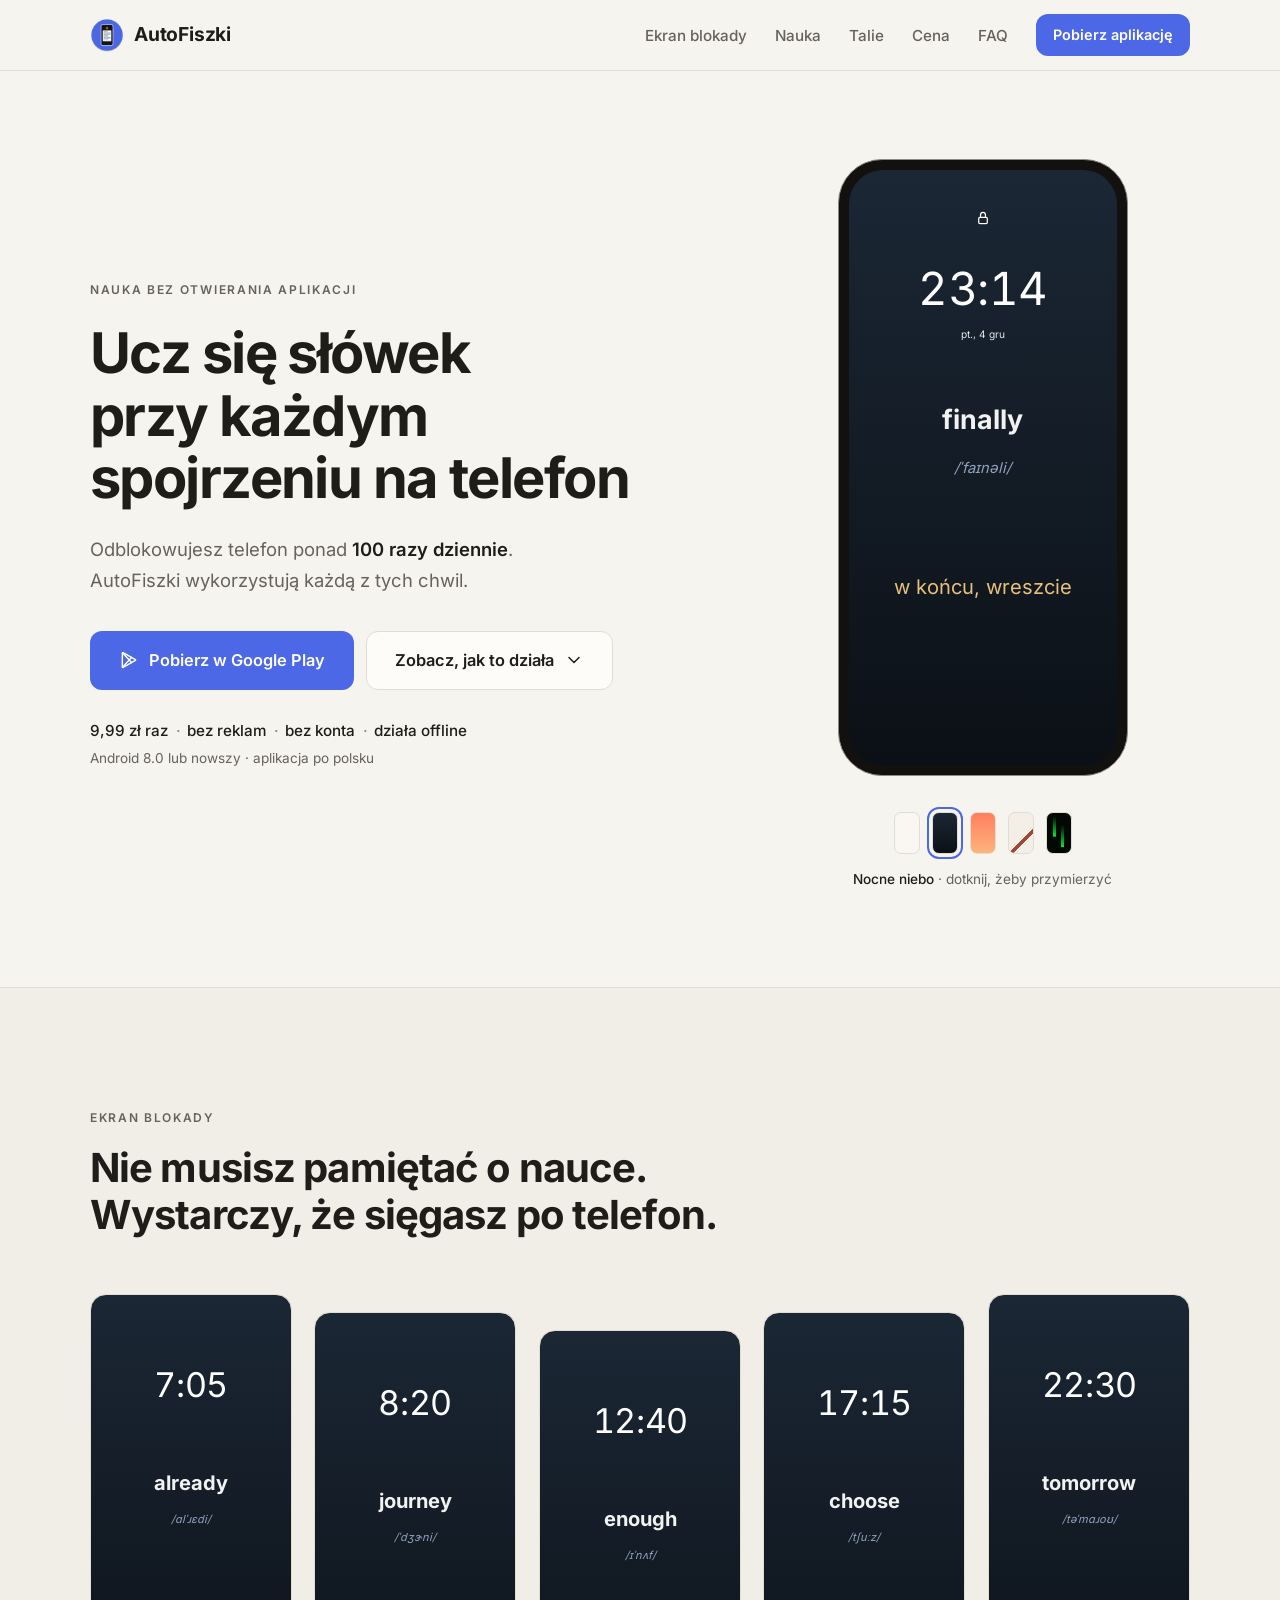
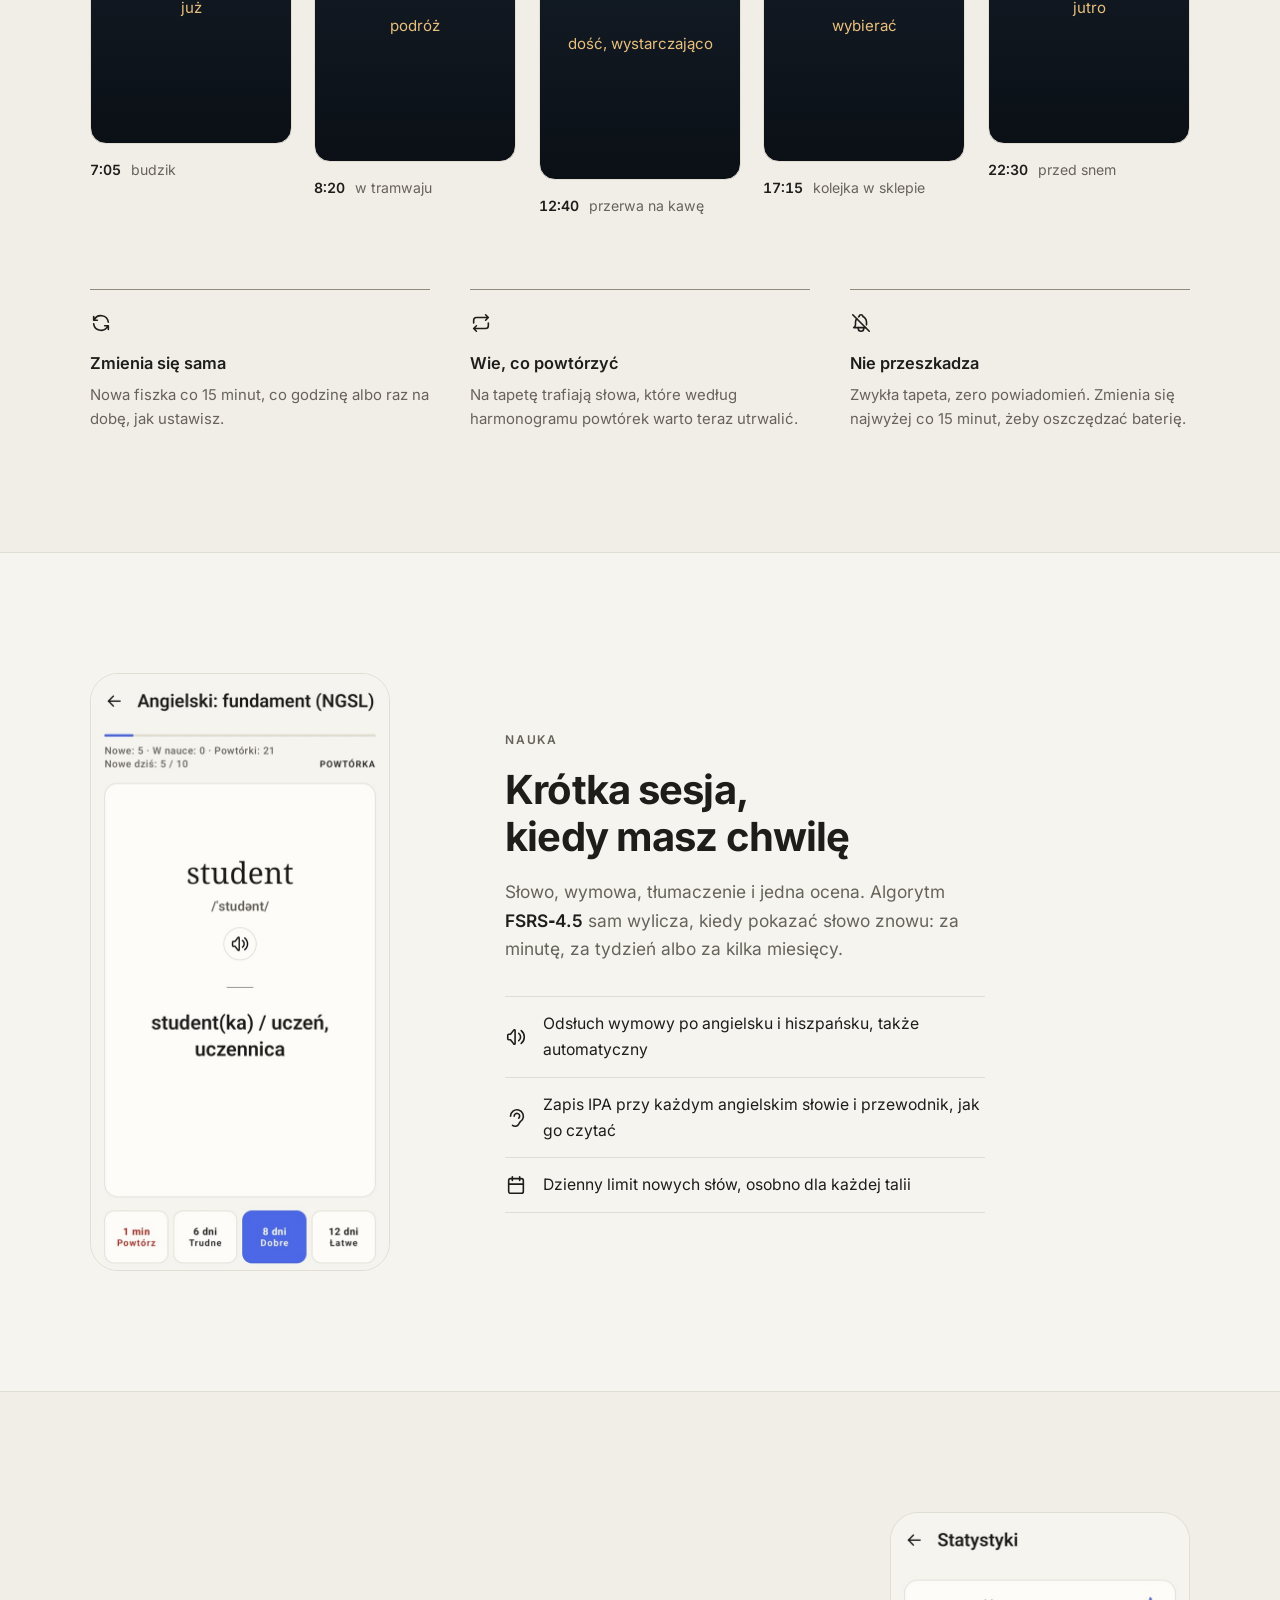
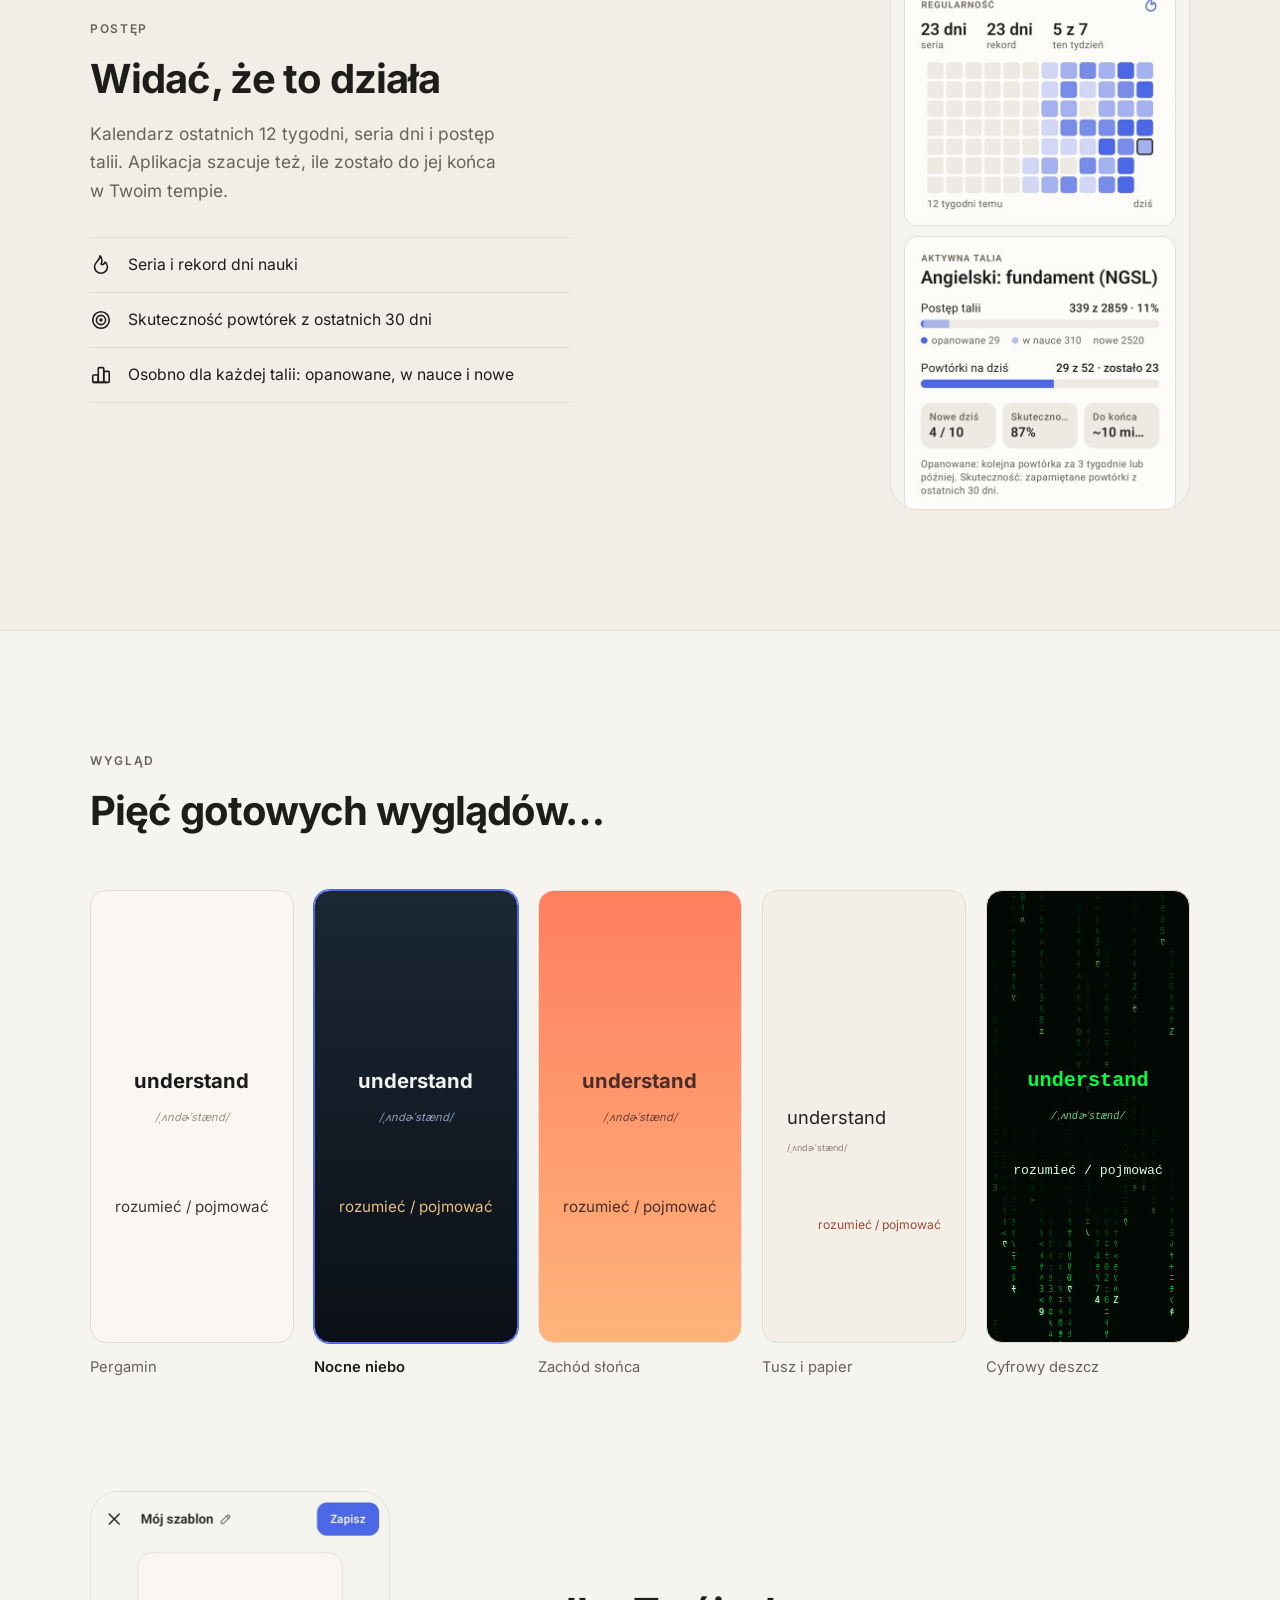
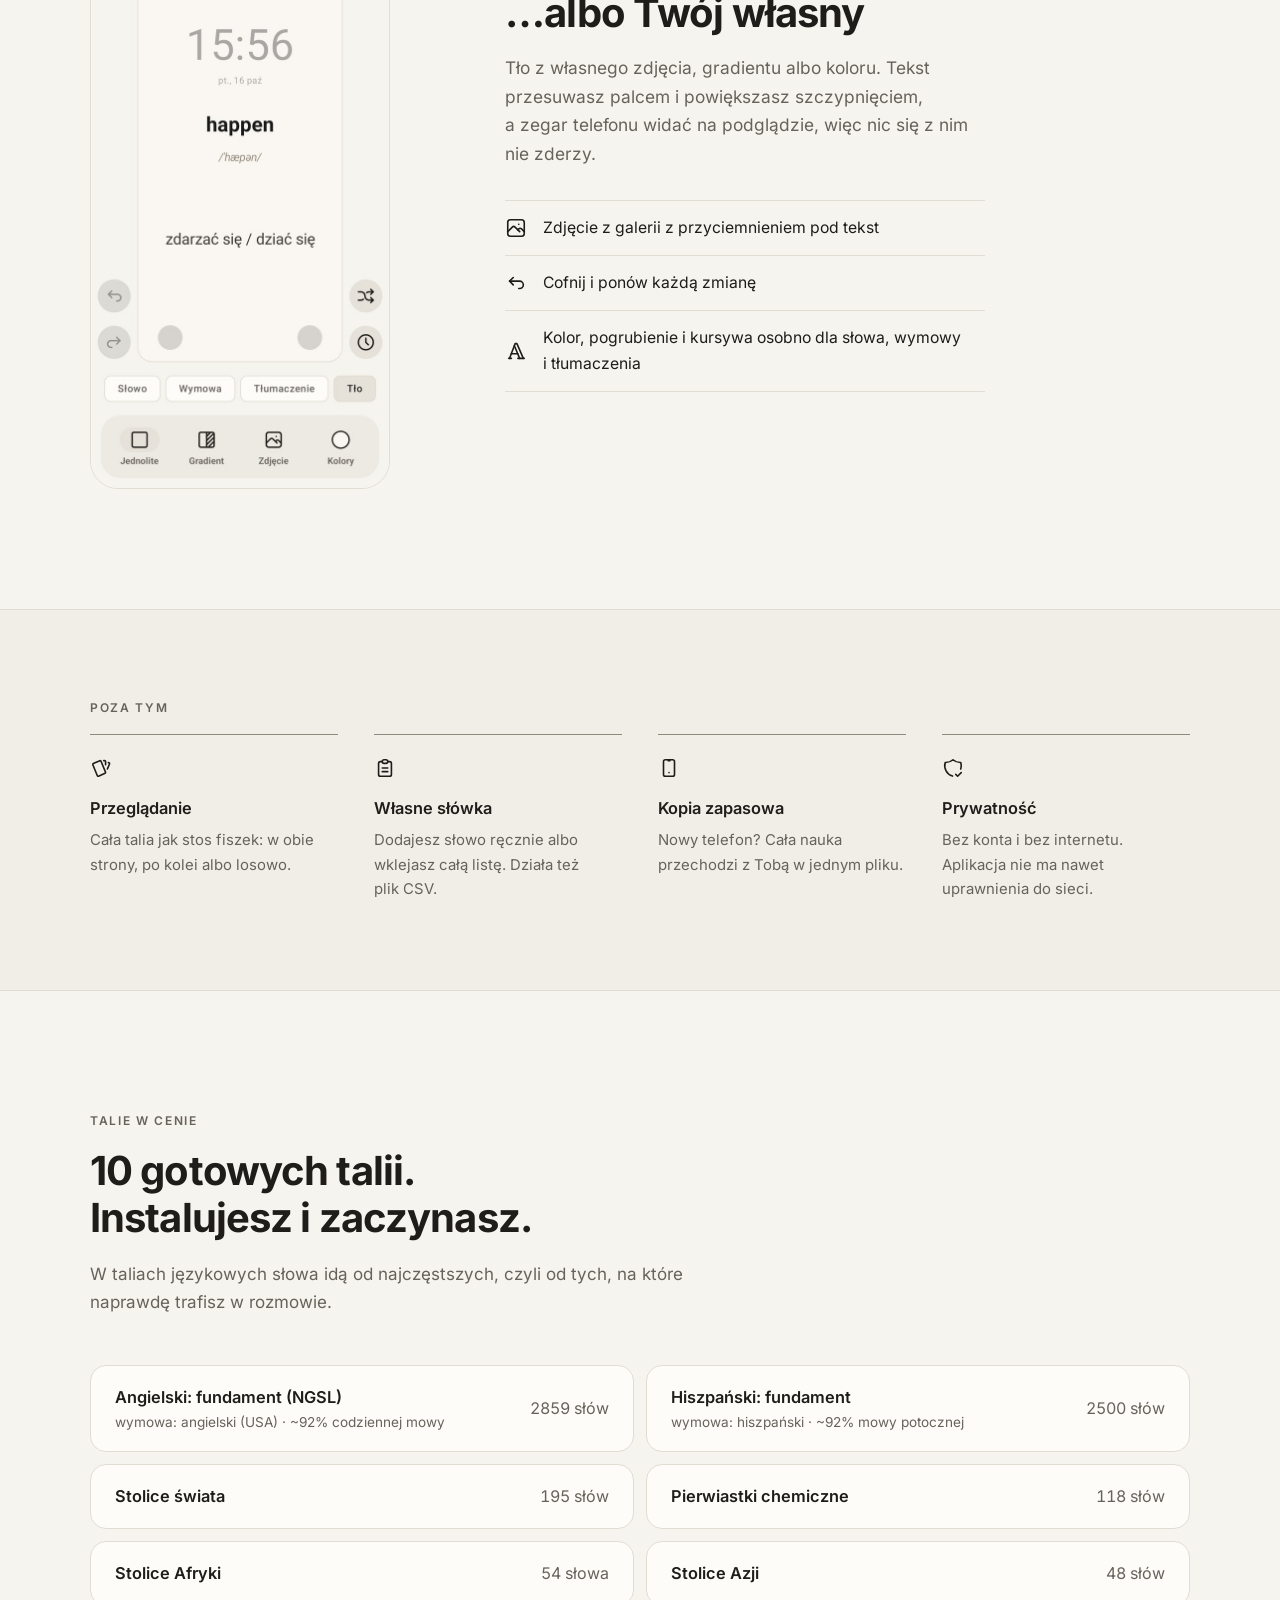
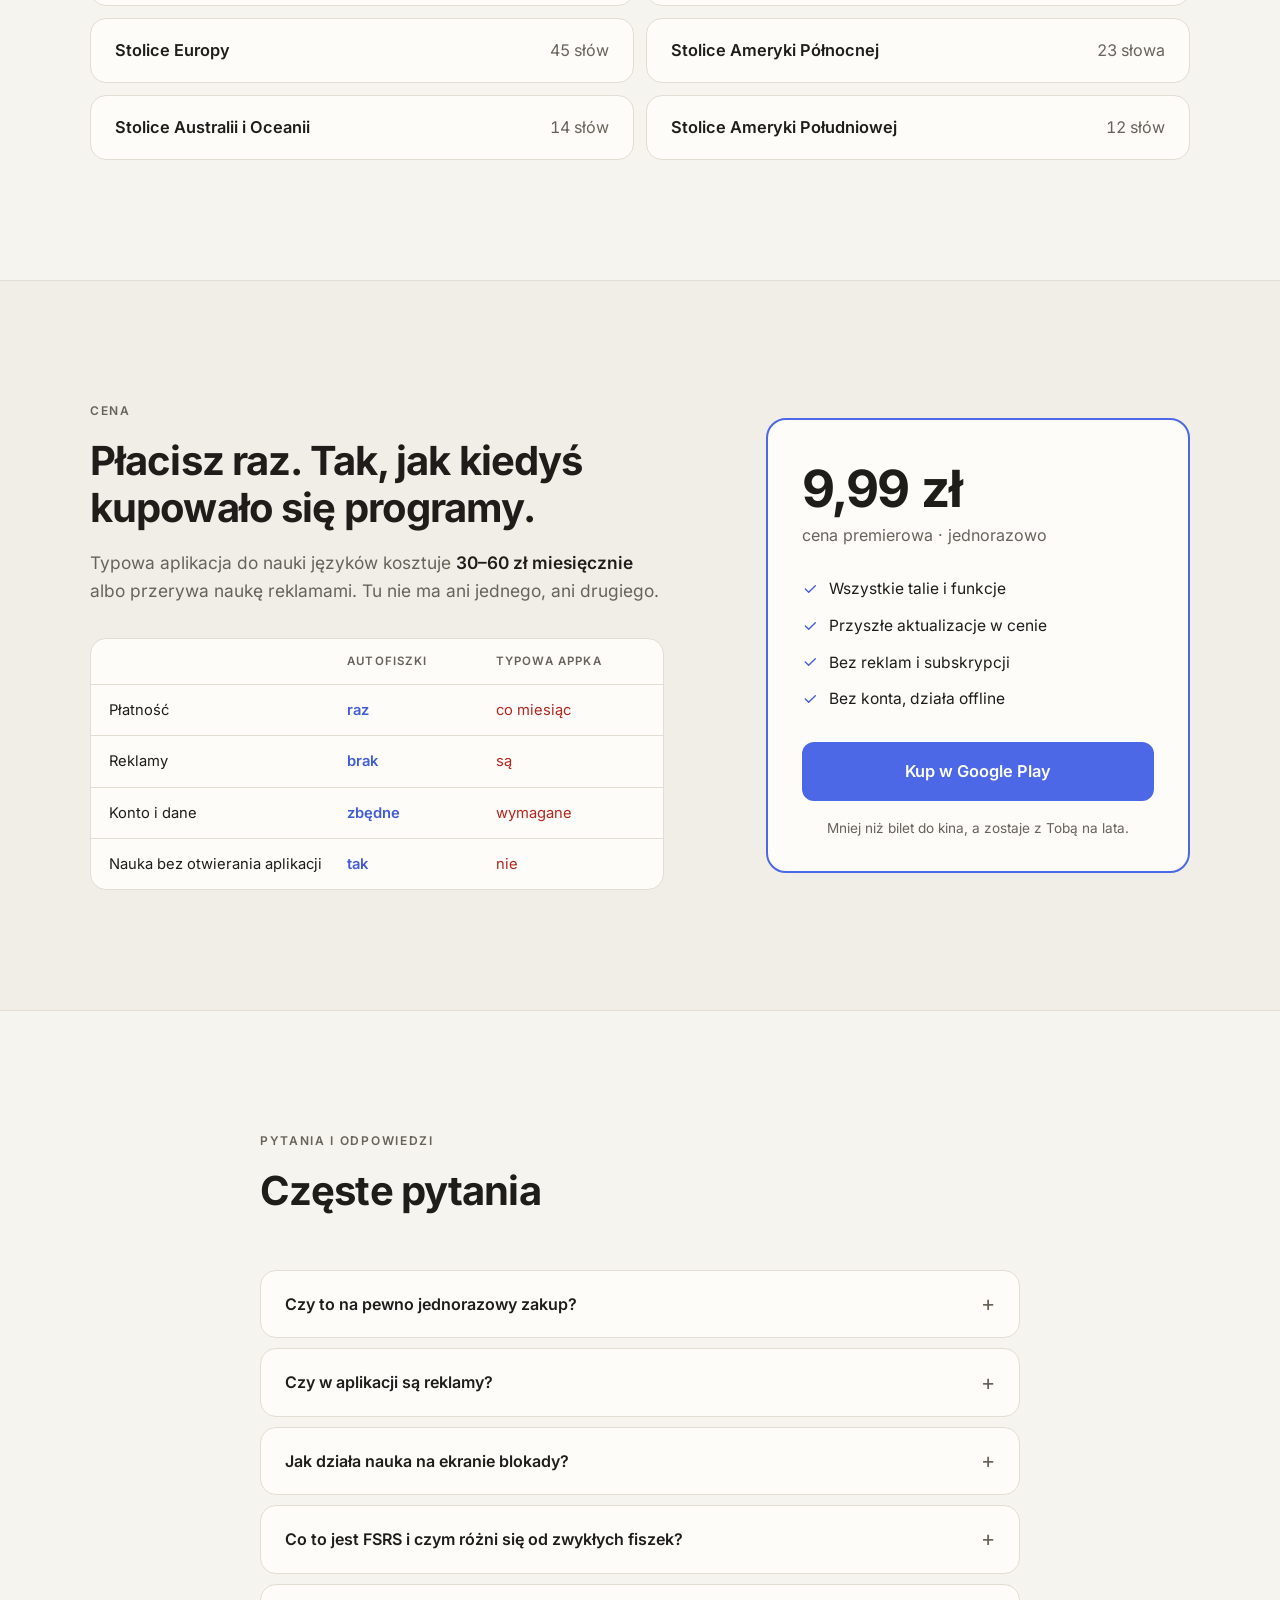
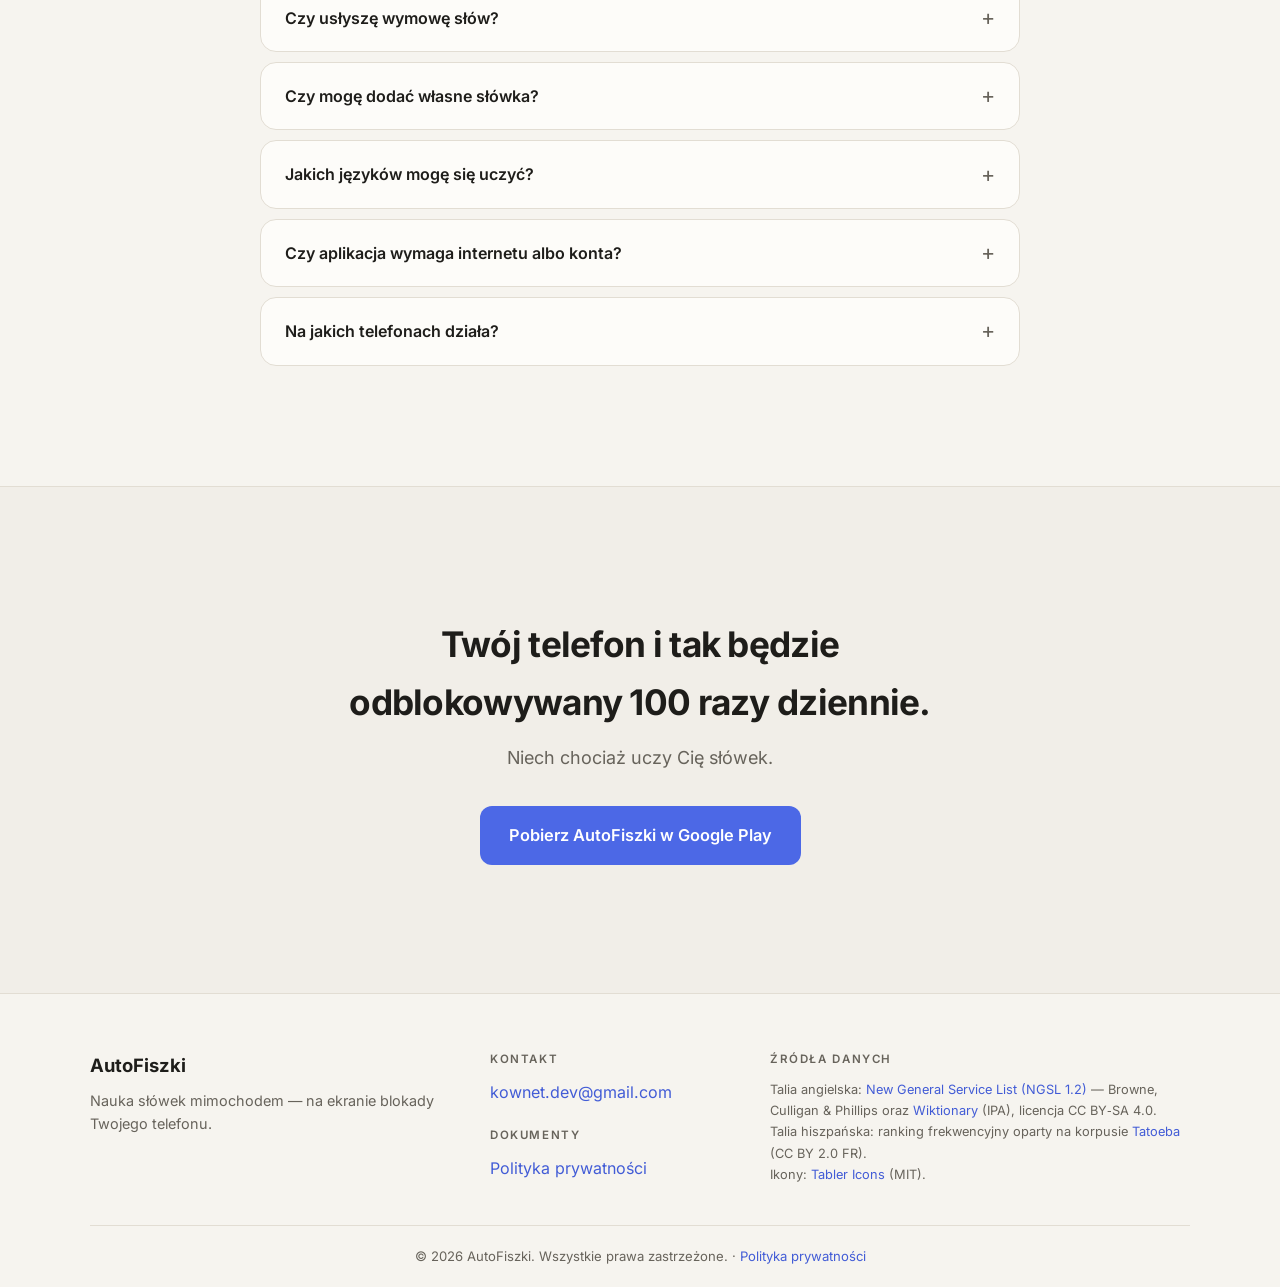
<file: index.html>
<!DOCTYPE html>
<html lang="pl">
<head>
  <meta charset="UTF-8">
  <meta name="viewport" content="width=device-width, initial-scale=1.0">
  <title>AutoFiszki — nauka słówek na ekranie blokady | Kup raz, ucz się zawsze</title>
  <meta name="description" content="AutoFiszki zamieniają ekran blokady w fiszkę ze słówkiem. Powtórki FSRS, odsłuch wymowy, 2859 słów angielskich i 2500 hiszpańskich w zestawie. Płacisz raz, bez reklam i subskrypcji. Dostępne w Google Play.">
  <meta name="theme-color" content="#f6f4ef" media="(prefers-color-scheme: light)">
  <meta name="theme-color" content="#121110" media="(prefers-color-scheme: dark)">
  <meta property="og:title" content="AutoFiszki — nauka słówek na ekranie blokady">
  <meta property="og:description" content="Odblokowujesz telefon ponad 100 razy dziennie. AutoFiszki sprawiają, że przy okazji uczysz się słówek. Bez reklam i subskrypcji. Dostępne w Google Play.">
  <meta property="og:type" content="website">
  <meta property="og:url" content="https://autofiszki.pl/">
  <meta property="og:image" content="https://autofiszki.pl/img/icon-512.png">
  <meta property="og:locale" content="pl_PL">
  <meta name="twitter:card" content="summary_large_image">
  <link rel="canonical" href="https://autofiszki.pl/">
  <link rel="icon" type="image/png" sizes="192x192" href="img/icon-192.png">
  <link rel="apple-touch-icon" href="img/icon-192.png">
  <link rel="stylesheet" href="css/style.css">
  <script type="application/ld+json">
  {
    "@context": "https://schema.org",
    "@type": "MobileApplication",
    "name": "AutoFiszki",
    "operatingSystem": "Android 8.0+",
    "applicationCategory": "EducationalApplication",
    "description": "Aplikacja do nauki słówek metodą fiszek z algorytmem powtórek FSRS-4.5, odsłuchem wymowy i nauką na ekranie blokady telefonu.",
    "inLanguage": "pl",
    "offers": {
      "@type": "Offer",
      "price": "9.99",
      "priceCurrency": "PLN",
      "availability": "https://schema.org/InStock"
    },
    "url": "https://autofiszki.pl/",
    "installUrl": "https://play.google.com/store/apps/details?id=dev.kownet.autofiszki"
  }
  </script>
  <script type="application/ld+json">
  {
    "@context": "https://schema.org",
    "@type": "FAQPage",
    "mainEntity": [
      {
        "@type": "Question",
        "name": "Czy to na pewno jednorazowy zakup?",
        "acceptedAnswer": { "@type": "Answer", "text": "Tak. Płacisz raz w Google Play i aplikacja jest Twoja, razem ze wszystkimi taliami i przyszłymi aktualizacjami. Nie ma subskrypcji, mikropłatności ani wersji premium." }
      },
      {
        "@type": "Question",
        "name": "Czy w aplikacji są reklamy?",
        "acceptedAnswer": { "@type": "Answer", "text": "Nie ma i nigdy nie będzie. Skoro płacisz za aplikację, nie jesteś produktem." }
      },
      {
        "@type": "Question",
        "name": "Jak działa nauka na ekranie blokady?",
        "acceptedAnswer": { "@type": "Answer", "text": "AutoFiszki ustawiają tapetę ekranu blokady z fiszką i same ją podmieniają, od co 15 minut do raz na dobę. Słowo widzisz za każdym razem, gdy sięgasz po telefon, bez otwierania czegokolwiek. Wygląd tapety wybierasz z gotowych szablonów albo układasz we wbudowanym edytorze." }
      },
      {
        "@type": "Question",
        "name": "Co to jest FSRS i czym różni się od zwykłych fiszek?",
        "acceptedAnswer": { "@type": "Answer", "text": "FSRS-4.5 to nowoczesny algorytm powtórek rozłożonych w czasie. Na podstawie Twoich ocen przewiduje, kiedy zaczniesz zapominać dane słowo, i właśnie wtedy je pokazuje. W praktyce robisz mniej powtórek, a pamiętasz więcej." }
      },
      {
        "@type": "Question",
        "name": "Czy usłyszę wymowę słów?",
        "acceptedAnswer": { "@type": "Answer", "text": "Tak. Przy każdym słowie jest głośnik, a w ustawieniach możesz włączyć automatyczne czytanie. Aplikacja korzysta z syntezatora mowy, który masz w telefonie, więc nie potrzebuje do tego internetu. Angielskie słowa mają też zapis IPA, a wbudowany przewodnik uczy, jak go czytać." }
      },
      {
        "@type": "Question",
        "name": "Czy mogę dodać własne słówka?",
        "acceptedAnswer": { "@type": "Answer", "text": "Tak. Możesz założyć własną talię, dodawać słowa pojedynczo albo wkleić całą listę: słowo, tłumaczenie i opcjonalnie wymowę. Działa też import z pliku CSV." }
      },
      {
        "@type": "Question",
        "name": "Jakich języków mogę się uczyć?",
        "acceptedAnswer": { "@type": "Answer", "text": "W zestawie są talie angielska (2859 słów) i hiszpańska (2500 słów) z polskimi tłumaczeniami, a do tego stolice świata i pierwiastki chemiczne. Własną talię zrobisz w dowolnym języku." }
      },
      {
        "@type": "Question",
        "name": "Czy aplikacja wymaga internetu albo konta?",
        "acceptedAnswer": { "@type": "Answer", "text": "Nie. Wszystkie dane są na Twoim telefonie, a aplikacja nie ma nawet uprawnienia dostępu do internetu. Przy zmianie telefonu przenosisz całą naukę jednym plikiem kopii zapasowej." }
      },
      {
        "@type": "Question",
        "name": "Na jakich telefonach działa?",
        "acceptedAnswer": { "@type": "Answer", "text": "Na telefonach z Androidem 8.0 lub nowszym. Wersja na iOS nie jest obecnie planowana." }
      }
    ]
  }
  </script>
</head>
<body>

  <!-- ===== NAWIGACJA ===== -->
  <header class="site-header">
    <nav class="nav container">
      <a href="#" class="nav-logo">
        <img class="logo-mark" src="img/icon-play.webp" alt="Ikona AutoFiszki" width="34" height="34">
        AutoFiszki
      </a>
      <button class="nav-toggle" aria-label="Otwórz menu" aria-expanded="false">
        <span></span><span></span><span></span>
      </button>
      <ul class="nav-links">
        <li><a href="#ekran-blokady">Ekran blokady</a></li>
        <li><a href="#nauka">Nauka</a></li>
        <li><a href="#talie">Talie</a></li>
        <li><a href="#cennik">Cena</a></li>
        <li><a href="#faq">FAQ</a></li>
        <li><a href="#cennik" class="btn btn-primary btn-sm">Pobierz aplikację</a></li>
      </ul>
    </nav>
  </header>

  <main>

    <!-- ===== GÓRA: ekran blokady na żywo ===== -->
    <section class="hero">
      <div class="container hero-grid">
        <div class="hero-copy">
          <p class="label">Nauka bez otwierania aplikacji</p>
          <h1>Ucz się słówek przy każdym spojrzeniu na&nbsp;telefon</h1>
          <p class="hero-sub">
            Odblokowujesz telefon ponad <strong>100 razy dziennie</strong>.
            AutoFiszki wykorzystują każdą z&nbsp;tych chwil.
          </p>
          <div class="hero-cta">
            <a href="https://play.google.com/store/apps/details?id=dev.kownet.autofiszki" class="btn btn-primary btn-lg" rel="noopener">
              <svg class="icon" viewBox="0 0 24 24" aria-hidden="true"><path d="M4 3.71v16.58a.7 .7 0 0 0 1.05 .606l14.622 -8.42a.55 .55 0 0 0 0 -.953l-14.622 -8.419a.7 .7 0 0 0 -1.05 .607l0 -.001"/><path d="M15 9l-10.5 11.5"/><path d="M4.5 3.5l10.5 11.5"/></svg>
              Pobierz w Google Play
            </a>
            <a href="#ekran-blokady" class="btn btn-ghost btn-lg">
              Zobacz, jak to działa
              <svg class="icon" viewBox="0 0 24 24" aria-hidden="true"><path d="M6 9l6 6 6-6"/></svg>
            </a>
          </div>
          <p class="hero-facts"><span>9,99&nbsp;zł raz</span> <span>bez reklam</span> <span>bez konta</span> <span>działa offline</span></p>
          <p class="hero-note">Android 8.0 lub nowszy · aplikacja po polsku</p>
        </div>

        <div class="hero-demo">
          <div class="phone">
            <!-- Tapeta jak w aplikacji (TemplatePresets.kt): te same kolory, pozycje i rozmiary tekstu -->
            <div class="ls" data-tpl="midnight" data-follow data-rotate role="img"
                 aria-label="Ekran blokady telefonu z fiszką: słowo, zapis wymowy i polskie tłumaczenie">
              <div class="ls-clock" aria-hidden="true">
                <svg class="ls-lock" viewBox="0 0 24 24"><path d="M5 13a2 2 0 0 1 2 -2h10a2 2 0 0 1 2 2v6a2 2 0 0 1 -2 2h-10a2 2 0 0 1 -2 -2v-6"/><path d="M8 11v-4a4 4 0 1 1 8 0v4"/></svg>
                <span class="ls-time" data-now-time>15:49</span>
                <span class="ls-date" data-now-date>niedz., 12 lip</span>
              </div>
              <div class="ls-text">
                <p class="ls-word">finally</p>
                <p class="ls-ipa">/ˈfaɪnəli/</p>
                <p class="ls-tr">w końcu, wreszcie</p>
              </div>
            </div>
          </div>
          <div class="tpl-picker" role="group" aria-label="Wygląd tapety">
            <button class="tpl-swatch" data-set-tpl="ivory" aria-label="Pergamin" aria-pressed="false"></button>
            <button class="tpl-swatch" data-set-tpl="midnight" aria-label="Nocne niebo" aria-pressed="true"></button>
            <button class="tpl-swatch" data-set-tpl="sunset" aria-label="Zachód słońca" aria-pressed="false"></button>
            <button class="tpl-swatch" data-set-tpl="washi" aria-label="Tusz i papier" aria-pressed="false"></button>
            <button class="tpl-swatch" data-set-tpl="digital_rain" aria-label="Cyfrowy deszcz" aria-pressed="false"></button>
          </div>
          <p class="tpl-name"><span data-tpl-name>Nocne niebo</span> · dotknij, żeby przymierzyć</p>
        </div>
      </div>
    </section>

    <!-- ===== JEDEN DZIEŃ: słowo zmienia się samo ===== -->
    <section id="ekran-blokady" class="section section-alt">
      <div class="container">
        <p class="label reveal">Ekran blokady</p>
        <h2 class="section-title reveal">Nie musisz pamiętać o&nbsp;nauce. Wystarczy, że sięgasz po telefon.</h2>

        <ol class="day reveal" aria-label="Jeden dzień z AutoFiszkami">
          <li class="day-item">
            <div class="ls ls-mini" data-tpl="midnight" data-follow aria-hidden="true">
              <div class="ls-clock"><span class="ls-time">7:05</span></div>
              <div class="ls-text"><p class="ls-word">already</p><p class="ls-ipa">/ɑlˈɹɛdi/</p><p class="ls-tr">już</p></div>
            </div>
            <p class="day-caption"><span>7:05</span> budzik</p>
          </li>
          <li class="day-item">
            <div class="ls ls-mini" data-tpl="midnight" data-follow aria-hidden="true">
              <div class="ls-clock"><span class="ls-time">8:20</span></div>
              <div class="ls-text"><p class="ls-word">journey</p><p class="ls-ipa">/ˈdʒɝni/</p><p class="ls-tr">podróż</p></div>
            </div>
            <p class="day-caption"><span>8:20</span> w tramwaju</p>
          </li>
          <li class="day-item">
            <div class="ls ls-mini" data-tpl="midnight" data-follow aria-hidden="true">
              <div class="ls-clock"><span class="ls-time">12:40</span></div>
              <div class="ls-text"><p class="ls-word">enough</p><p class="ls-ipa">/ɪˈnʌf/</p><p class="ls-tr">dość, wystarczająco</p></div>
            </div>
            <p class="day-caption"><span>12:40</span> przerwa na kawę</p>
          </li>
          <li class="day-item">
            <div class="ls ls-mini" data-tpl="midnight" data-follow aria-hidden="true">
              <div class="ls-clock"><span class="ls-time">17:15</span></div>
              <div class="ls-text"><p class="ls-word">choose</p><p class="ls-ipa">/tʃuːz/</p><p class="ls-tr">wybierać</p></div>
            </div>
            <p class="day-caption"><span>17:15</span> kolejka w&nbsp;sklepie</p>
          </li>
          <li class="day-item">
            <div class="ls ls-mini" data-tpl="midnight" data-follow aria-hidden="true">
              <div class="ls-clock"><span class="ls-time">22:30</span></div>
              <div class="ls-text"><p class="ls-word">tomorrow</p><p class="ls-ipa">/təˈmɑɹoʊ/</p><p class="ls-tr">jutro</p></div>
            </div>
            <p class="day-caption"><span>22:30</span> przed snem</p>
          </li>
        </ol>

        <div class="notes reveal">
          <div class="note">
            <svg class="icon" viewBox="0 0 24 24" aria-hidden="true"><path d="M20 11a8.1 8.1 0 0 0 -15.5 -2m-.5 -4v4h4"/><path d="M4 13a8.1 8.1 0 0 0 15.5 2m.5 4v-4h-4"/></svg>
            <h3>Zmienia się sama</h3>
            <p>Nowa fiszka co 15 minut, co godzinę albo raz na dobę, jak ustawisz.</p>
          </div>
          <div class="note">
            <svg class="icon" viewBox="0 0 24 24" aria-hidden="true"><path d="M4 12v-3a3 3 0 0 1 3 -3h13m-3 -3l3 3l-3 3"/><path d="M20 12v3a3 3 0 0 1 -3 3h-13m3 3l-3 -3l3 -3"/></svg>
            <h3>Wie, co powtórzyć</h3>
            <p>Na tapetę trafiają słowa, które według harmonogramu powtórek warto teraz utrwalić.</p>
          </div>
          <div class="note">
            <svg class="icon" viewBox="0 0 24 24" aria-hidden="true"><path d="M9.346 5.353c.21 -.129 .43 -.246 .654 -.353a2 2 0 1 1 4 0a7 7 0 0 1 4 6v3m-1 3h-13a4 4 0 0 0 2 -3v-3a6.996 6.996 0 0 1 1.273 -3.707"/><path d="M9 17v1a3 3 0 0 0 6 0v-1"/><path d="M3 3l18 18"/></svg>
            <h3>Nie przeszkadza</h3>
            <p>Zwykła tapeta, zero powiadomień. Zmienia się najwyżej co 15 minut, żeby oszczędzać baterię.</p>
          </div>
        </div>
      </div>
    </section>

    <!-- ===== SCENA: NAUKA (zrzut z lewej) ===== -->
    <section id="nauka" class="section">
      <div class="container scene">
        <figure class="shot reveal">
          <picture>
            <source srcset="img/app/nauka-ciemny.jpg" media="(prefers-color-scheme: dark)">
            <img src="img/app/nauka-jasny.jpg" width="600" height="1200" loading="lazy" decoding="async"
                 alt="Ekran nauki w AutoFiszkach: słowo student z zapisem wymowy, przyciskiem odsłuchu, tłumaczeniem i czterema ocenami z terminem kolejnej powtórki">
          </picture>
        </figure>
        <div class="scene-copy reveal">
          <p class="label">Nauka</p>
          <h2 class="scene-title">Krótka sesja, kiedy masz chwilę</h2>
          <p class="scene-lead">Słowo, wymowa, tłumaczenie i&nbsp;jedna ocena. Algorytm <strong>FSRS‑4.5</strong>
             sam wylicza, kiedy pokazać słowo znowu: za minutę, za tydzień albo za kilka miesięcy.</p>
          <ul class="facts">
            <li>
              <svg class="icon" viewBox="0 0 24 24" aria-hidden="true"><path d="M15 8a5 5 0 0 1 0 8"/><path d="M17.7 5a9 9 0 0 1 0 14"/><path d="M6 15h-2a1 1 0 0 1 -1 -1v-4a1 1 0 0 1 1 -1h2l3.5 -4.5a.8 .8 0 0 1 1.5 .5v14a.8 .8 0 0 1 -1.5 .5l-3.5 -4.5"/></svg>
              Odsłuch wymowy po angielsku i&nbsp;hiszpańsku, także automatyczny
            </li>
            <li>
              <svg class="icon" viewBox="0 0 24 24" aria-hidden="true"><path d="M6 10a7 7 0 1 1 13 3.6a10 10 0 0 1 -2 2a8 8 0 0 0 -2 3a4.5 4.5 0 0 1 -6.8 1.4"/><path d="M10 10a3 3 0 1 1 5 2.2"/></svg>
              Zapis IPA przy każdym angielskim słowie i&nbsp;przewodnik, jak go czytać
            </li>
            <li>
              <svg class="icon" viewBox="0 0 24 24" aria-hidden="true"><path d="M4 7a2 2 0 0 1 2 -2h12a2 2 0 0 1 2 2v12a2 2 0 0 1 -2 2h-12a2 2 0 0 1 -2 -2v-12z"/><path d="M16 3v4"/><path d="M8 3v4"/><path d="M4 11h16"/></svg>
              Dzienny limit nowych słów, osobno dla każdej talii
            </li>
          </ul>
        </div>
      </div>
    </section>

    <!-- ===== SCENA: POSTĘP (zrzut z prawej) ===== -->
    <section id="postep" class="section section-alt">
      <div class="container scene scene-flip">
        <figure class="shot reveal">
          <picture>
            <source srcset="img/app/statystyki-ciemny.jpg" media="(prefers-color-scheme: dark)">
            <img src="img/app/statystyki-jasny.jpg" width="600" height="1200" loading="lazy" decoding="async"
                 alt="Ekran statystyk: seria 23 dni, kalendarz aktywności z 12 tygodni, postęp talii 11 procent, skuteczność 87 procent">
          </picture>
        </figure>
        <div class="scene-copy reveal">
          <p class="label">Postęp</p>
          <h2 class="scene-title">Widać, że to działa</h2>
          <p class="scene-lead">Kalendarz ostatnich 12 tygodni, seria dni i&nbsp;postęp talii.
             Aplikacja szacuje też, ile zostało do jej końca w&nbsp;Twoim tempie.</p>
          <ul class="facts">
            <li>
              <svg class="icon" viewBox="0 0 24 24" aria-hidden="true"><path d="M12 10.941c2.333 -3.308 .167 -7.823 -1 -8.941c0 3.395 -2.235 5.299 -3.667 6.706c-1.43 1.408 -2.333 3.621 -2.333 5.588c0 3.704 3.134 6.706 7 6.706s7 -3.002 7 -6.706c0 -1.712 -1.232 -4.403 -2.333 -5.588c-2.084 3.353 -3.257 3.353 -4.667 2.235"/></svg>
              Seria i&nbsp;rekord dni nauki
            </li>
            <li>
              <svg class="icon" viewBox="0 0 24 24" aria-hidden="true"><path d="M11 12a1 1 0 1 0 2 0a1 1 0 1 0 -2 0"/><path d="M7 12a5 5 0 1 0 10 0a5 5 0 1 0 -10 0"/><path d="M3 12a9 9 0 1 0 18 0a9 9 0 1 0 -18 0"/></svg>
              Skuteczność powtórek z&nbsp;ostatnich 30 dni
            </li>
            <li>
              <svg class="icon" viewBox="0 0 24 24" aria-hidden="true"><path d="M3 13a1 1 0 0 1 1 -1h4a1 1 0 0 1 1 1v6a1 1 0 0 1 -1 1h-4a1 1 0 0 1 -1 -1l0 -6"/><path d="M15 9a1 1 0 0 1 1 -1h4a1 1 0 0 1 1 1v10a1 1 0 0 1 -1 1h-4a1 1 0 0 1 -1 -1l0 -10"/><path d="M9 5a1 1 0 0 1 1 -1h4a1 1 0 0 1 1 1v14a1 1 0 0 1 -1 1h-4a1 1 0 0 1 -1 -1l0 -14"/><path d="M4 20h14"/></svg>
              Osobno dla każdej talii: opanowane, w&nbsp;nauce i&nbsp;nowe
            </li>
          </ul>
        </div>
      </div>
    </section>

    <!-- ===== WYGLĄD: pięć szablonów + edytor (zrzut z lewej) ===== -->
    <section id="wyglad" class="section">
      <div class="container">
        <p class="label reveal">Wygląd</p>
        <h2 class="section-title reveal">Pięć gotowych wyglądów…</h2>
        <div class="tpl-row reveal" role="group" aria-label="Gotowe szablony tapety">
          <button class="tpl-card" data-set-tpl="ivory" aria-pressed="false">
            <span class="ls ls-mini" data-tpl="ivory" aria-hidden="true">
              <span class="ls-text"><span class="ls-word">understand</span><span class="ls-ipa">/ˌʌndɚˈstænd/</span><span class="ls-tr">rozumieć / pojmować</span></span>
            </span>
            <span class="tpl-card-name">Pergamin</span>
          </button>
          <button class="tpl-card" data-set-tpl="midnight" aria-pressed="true">
            <span class="ls ls-mini" data-tpl="midnight" aria-hidden="true">
              <span class="ls-text"><span class="ls-word">understand</span><span class="ls-ipa">/ˌʌndɚˈstænd/</span><span class="ls-tr">rozumieć / pojmować</span></span>
            </span>
            <span class="tpl-card-name">Nocne niebo</span>
          </button>
          <button class="tpl-card" data-set-tpl="sunset" aria-pressed="false">
            <span class="ls ls-mini" data-tpl="sunset" aria-hidden="true">
              <span class="ls-text"><span class="ls-word">understand</span><span class="ls-ipa">/ˌʌndɚˈstænd/</span><span class="ls-tr">rozumieć / pojmować</span></span>
            </span>
            <span class="tpl-card-name">Zachód słońca</span>
          </button>
          <button class="tpl-card" data-set-tpl="washi" aria-pressed="false">
            <span class="ls ls-mini" data-tpl="washi" aria-hidden="true">
              <span class="ls-text"><span class="ls-word">understand</span><span class="ls-ipa">/ˌʌndɚˈstænd/</span><span class="ls-tr">rozumieć / pojmować</span></span>
            </span>
            <span class="tpl-card-name">Tusz i&nbsp;papier</span>
          </button>
          <button class="tpl-card" data-set-tpl="digital_rain" aria-pressed="false">
            <span class="ls ls-mini" data-tpl="digital_rain" aria-hidden="true">
              <span class="ls-text"><span class="ls-word">understand</span><span class="ls-ipa">/ˌʌndɚˈstænd/</span><span class="ls-tr">rozumieć / pojmować</span></span>
            </span>
            <span class="tpl-card-name">Cyfrowy deszcz</span>
          </button>
        </div>

        <div class="scene scene-sub">
          <figure class="shot reveal">
            <picture>
              <source srcset="img/app/edytor-ciemny.jpg" media="(prefers-color-scheme: dark)">
              <img src="img/app/edytor-jasny.jpg" width="600" height="1200" loading="lazy" decoding="async"
                   alt="Edytor szablonu: podgląd tapety ze słowem happen i zegarem telefonu, przyciski cofnij i ponów, wybór tła jednolitego, gradientu albo zdjęcia">
            </picture>
          </figure>
          <div class="scene-copy reveal">
            <h2 class="scene-title">…albo Twój własny</h2>
            <p class="scene-lead">Tło z&nbsp;własnego zdjęcia, gradientu albo koloru. Tekst przesuwasz palcem
               i&nbsp;powiększasz szczypnięciem, a&nbsp;zegar telefonu widać na podglądzie, więc nic się z&nbsp;nim nie zderzy.</p>
            <ul class="facts">
              <li>
                <svg class="icon" viewBox="0 0 24 24" aria-hidden="true"><path d="M15 8h.01"/><path d="M3 6a3 3 0 0 1 3 -3h12a3 3 0 0 1 3 3v12a3 3 0 0 1 -3 3h-12a3 3 0 0 1 -3 -3v-12z"/><path d="M3 16l5 -5c.928 -.893 2.072 -.893 3 0l5 5"/><path d="M14 14l1 -1c.928 -.893 2.072 -.893 3 0l3 3"/></svg>
                Zdjęcie z&nbsp;galerii z&nbsp;przyciemnieniem pod tekst
              </li>
              <li>
                <svg class="icon" viewBox="0 0 24 24" aria-hidden="true"><path d="M9 14l-4 -4l4 -4"/><path d="M5 10h11a4 4 0 1 1 0 8h-1"/></svg>
                Cofnij i&nbsp;ponów każdą zmianę
              </li>
              <li>
                <svg class="icon" viewBox="0 0 24 24" aria-hidden="true"><path d="M4 20l3 0"/><path d="M14 20l7 0"/><path d="M6.9 15l6.9 0"/><path d="M10.2 6.3l5.8 13.7"/><path d="M5 20l6 -16l2 0l7 16"/></svg>
                Kolor, pogrubienie i&nbsp;kursywa osobno dla słowa, wymowy i&nbsp;tłumaczenia
              </li>
            </ul>
          </div>
        </div>
      </div>
    </section>

    <!-- ===== POZA TYM ===== -->
    <section class="section section-alt section-tight">
      <div class="container">
        <p class="label reveal">Poza tym</p>
        <div class="extras reveal">
          <div class="extra">
            <svg class="icon" viewBox="0 0 24 24" aria-hidden="true"><path d="M3.604 7.197l7.138 -3.109a.96 .96 0 0 1 1.27 .527l4.924 11.902a1 1 0 0 1 -.514 1.304l-7.137 3.109a.96 .96 0 0 1 -1.271 -.527l-4.924 -11.903a1 1 0 0 1 .514 -1.304l0 .001"/><path d="M15 4h1a1 1 0 0 1 1 1v3.5"/><path d="M20 6c.264 .112 .52 .217 .768 .315a1 1 0 0 1 .53 1.311l-2.298 5.374"/></svg>
            <h3>Przeglądanie</h3>
            <p>Cała talia jak stos fiszek: w&nbsp;obie strony, po kolei albo losowo.</p>
          </div>
          <div class="extra">
            <svg class="icon" viewBox="0 0 24 24" aria-hidden="true"><path d="M9 5h-2a2 2 0 0 0 -2 2v12a2 2 0 0 0 2 2h10a2 2 0 0 0 2 -2v-12a2 2 0 0 0 -2 -2h-2"/><path d="M9 5a2 2 0 0 1 2 -2h2a2 2 0 0 1 2 2a2 2 0 0 1 -2 2h-2a2 2 0 0 1 -2 -2"/><path d="M9 12h6"/><path d="M9 16h6"/></svg>
            <h3>Własne słówka</h3>
            <p>Dodajesz słowo ręcznie albo wklejasz całą listę. Działa też plik CSV.</p>
          </div>
          <div class="extra">
            <svg class="icon" viewBox="0 0 24 24" aria-hidden="true"><path d="M6 5a2 2 0 0 1 2 -2h8a2 2 0 0 1 2 2v14a2 2 0 0 1 -2 2h-8a2 2 0 0 1 -2 -2v-14z"/><path d="M11 4h2"/><path d="M12 17v.01"/></svg>
            <h3>Kopia zapasowa</h3>
            <p>Nowy telefon? Cała nauka przechodzi z&nbsp;Tobą w&nbsp;jednym pliku.</p>
          </div>
          <div class="extra">
            <svg class="icon" viewBox="0 0 24 24" aria-hidden="true"><path d="M11.46 20.846a12 12 0 0 1 -7.96 -14.846a12 12 0 0 0 8.5 -3a12 12 0 0 0 8.5 3a12 12 0 0 1 -.09 7.06"/><path d="M15 19l2 2l4 -4"/></svg>
            <h3>Prywatność</h3>
            <p>Bez konta i&nbsp;bez internetu. Aplikacja nie ma nawet uprawnienia do sieci.</p>
          </div>
        </div>
      </div>
    </section>

    <!-- ===== TALIE: jak lista talii w aplikacji ===== -->
    <section id="talie" class="section">
      <div class="container">
        <p class="label reveal">Talie w cenie</p>
        <h2 class="section-title reveal">10 gotowych talii. Instalujesz i&nbsp;zaczynasz.</h2>
        <p class="section-sub reveal">W&nbsp;taliach językowych słowa idą od najczęstszych, czyli od tych,
           na które naprawdę trafisz w&nbsp;rozmowie.</p>
        <ul class="decks reveal">
          <li class="deck">
            <span class="deck-name">Angielski: fundament (NGSL)<small>wymowa: angielski (USA) · ~92% codziennej mowy</small></span>
            <span class="deck-count">2859 słów</span>
          </li>
          <li class="deck">
            <span class="deck-name">Hiszpański: fundament<small>wymowa: hiszpański · ~92% mowy potocznej</small></span>
            <span class="deck-count">2500 słów</span>
          </li>
          <li class="deck"><span class="deck-name">Stolice świata</span><span class="deck-count">195 słów</span></li>
          <li class="deck"><span class="deck-name">Pierwiastki chemiczne</span><span class="deck-count">118 słów</span></li>
          <li class="deck"><span class="deck-name">Stolice Afryki</span><span class="deck-count">54 słowa</span></li>
          <li class="deck"><span class="deck-name">Stolice Azji</span><span class="deck-count">48 słów</span></li>
          <li class="deck"><span class="deck-name">Stolice Europy</span><span class="deck-count">45 słów</span></li>
          <li class="deck"><span class="deck-name">Stolice Ameryki Północnej</span><span class="deck-count">23 słowa</span></li>
          <li class="deck"><span class="deck-name">Stolice Australii i&nbsp;Oceanii</span><span class="deck-count">14 słów</span></li>
          <li class="deck"><span class="deck-name">Stolice Ameryki Południowej</span><span class="deck-count">12 słów</span></li>
        </ul>
      </div>
    </section>

    <!-- ===== CENNIK ===== -->
    <section id="cennik" class="section section-alt">
      <div class="container pricing">
        <div class="pricing-copy reveal">
          <p class="label">Cena</p>
          <h2 class="scene-title">Płacisz raz. Tak, jak kiedyś kupowało się programy.</h2>
          <p class="scene-lead">Typowa aplikacja do nauki języków kosztuje <strong>30–60&nbsp;zł miesięcznie</strong>
             albo przerywa naukę reklamami. Tu nie ma ani jednego, ani drugiego.</p>
          <div class="compare-table">
            <div class="compare-row compare-head">
              <span></span><span>AutoFiszki</span><span>Typowa appka</span>
            </div>
            <div class="compare-row">
              <span>Płatność</span><span class="good">raz</span><span class="bad">co miesiąc</span>
            </div>
            <div class="compare-row">
              <span>Reklamy</span><span class="good">brak</span><span class="bad">są</span>
            </div>
            <div class="compare-row">
              <span>Konto i&nbsp;dane</span><span class="good">zbędne</span><span class="bad">wymagane</span>
            </div>
            <div class="compare-row">
              <span>Nauka bez otwierania aplikacji</span><span class="good">tak</span><span class="bad">nie</span>
            </div>
          </div>
        </div>

        <div class="pricing-card reveal">
          <div class="pricing-price">9,99&nbsp;zł</div>
          <div class="pricing-period">cena premierowa · jednorazowo</div>
          <ul class="pricing-list">
            <li><svg class="icon-check" viewBox="0 0 24 24" aria-hidden="true"><path d="M5 12l5 5l10 -10"/></svg>Wszystkie talie i&nbsp;funkcje</li>
            <li><svg class="icon-check" viewBox="0 0 24 24" aria-hidden="true"><path d="M5 12l5 5l10 -10"/></svg>Przyszłe aktualizacje w&nbsp;cenie</li>
            <li><svg class="icon-check" viewBox="0 0 24 24" aria-hidden="true"><path d="M5 12l5 5l10 -10"/></svg>Bez reklam i&nbsp;subskrypcji</li>
            <li><svg class="icon-check" viewBox="0 0 24 24" aria-hidden="true"><path d="M5 12l5 5l10 -10"/></svg>Bez konta, działa offline</li>
          </ul>
          <a href="https://play.google.com/store/apps/details?id=dev.kownet.autofiszki" class="btn btn-primary btn-lg btn-block" rel="noopener">
            Kup w Google Play
          </a>
          <p class="pricing-note">Mniej niż bilet do kina, a&nbsp;zostaje z&nbsp;Tobą na lata.</p>
        </div>
      </div>
    </section>

    <!-- ===== FAQ ===== -->
    <section id="faq" class="section">
      <div class="container container-narrow">
        <p class="label reveal">Pytania i odpowiedzi</p>
        <h2 class="section-title reveal">Częste pytania</h2>
        <div class="faq reveal">
          <details>
            <summary>Czy to na pewno jednorazowy zakup?</summary>
            <p>Tak. Płacisz raz w Google Play i aplikacja jest Twoja,
               razem ze wszystkimi taliami i przyszłymi aktualizacjami.
               Nie ma subskrypcji, mikropłatności ani wersji premium.</p>
          </details>
          <details>
            <summary>Czy w aplikacji są reklamy?</summary>
            <p>Nie ma i nigdy nie będzie. Skoro płacisz za aplikację,
               nie jesteś produktem.</p>
          </details>
          <details>
            <summary>Jak działa nauka na ekranie blokady?</summary>
            <p>AutoFiszki ustawiają tapetę ekranu blokady z fiszką i same ją podmieniają,
               od co 15 minut do raz na dobę. Słowo widzisz za każdym razem, gdy sięgasz
               po telefon, bez otwierania czegokolwiek. Wygląd tapety wybierasz z gotowych
               szablonów albo układasz we wbudowanym edytorze.</p>
          </details>
          <details>
            <summary>Co to jest FSRS i czym różni się od zwykłych fiszek?</summary>
            <p>FSRS‑4.5 to nowoczesny algorytm powtórek rozłożonych w czasie.
               Na podstawie Twoich ocen przewiduje, kiedy zaczniesz zapominać dane słowo,
               i właśnie wtedy je pokazuje. W praktyce robisz mniej powtórek, a pamiętasz więcej.</p>
          </details>
          <details>
            <summary>Czy usłyszę wymowę słów?</summary>
            <p>Tak. Przy każdym słowie jest głośnik, a w ustawieniach możesz włączyć
               automatyczne czytanie. Aplikacja korzysta z syntezatora mowy, który masz
               w telefonie, więc nie potrzebuje do tego internetu. Angielskie słowa mają też
               zapis IPA, a wbudowany przewodnik uczy, jak go czytać.</p>
          </details>
          <details>
            <summary>Czy mogę dodać własne słówka?</summary>
            <p>Tak. Możesz założyć własną talię, dodawać słowa pojedynczo albo wkleić
               całą listę: słowo, tłumaczenie i opcjonalnie wymowę. Działa też import
               z pliku CSV.</p>
          </details>
          <details>
            <summary>Jakich języków mogę się uczyć?</summary>
            <p>W zestawie są talie angielska (2859 słów) i hiszpańska (2500 słów)
               z polskimi tłumaczeniami, a do tego stolice świata i pierwiastki chemiczne.
               Własną talię zrobisz w dowolnym języku.</p>
          </details>
          <details>
            <summary>Czy aplikacja wymaga internetu albo konta?</summary>
            <p>Nie. Wszystkie dane są na Twoim telefonie, a aplikacja nie ma nawet
               uprawnienia dostępu do internetu. Przy zmianie telefonu przenosisz całą
               naukę jednym plikiem kopii zapasowej.</p>
          </details>
          <details>
            <summary>Na jakich telefonach działa?</summary>
            <p>Na telefonach z Androidem 8.0 lub nowszym. Wersja na iOS nie jest
               obecnie planowana.</p>
          </details>
        </div>
      </div>
    </section>

    <!-- ===== KONIEC: jedno zdanie i przycisk ===== -->
    <section class="final-cta">
      <div class="container reveal">
        <h2>Twój telefon i tak będzie odblokowywany 100&nbsp;razy dziennie.</h2>
        <p>Niech chociaż uczy Cię słówek.</p>
        <a href="https://play.google.com/store/apps/details?id=dev.kownet.autofiszki" class="btn btn-primary btn-lg" rel="noopener">
          Pobierz AutoFiszki w Google Play
        </a>
      </div>
    </section>

  </main>

  <!-- ===== STOPKA ===== -->
  <footer class="site-footer">
    <div class="container footer-grid">
      <div>
        <p class="footer-logo">AutoFiszki</p>
        <p class="footer-tag">Nauka słówek mimochodem — na ekranie blokady Twojego telefonu.</p>
      </div>
      <div>
        <h4>Kontakt</h4>
        <p><a href="mailto:kownet.dev@gmail.com">kownet.dev@gmail.com</a></p>
        <h4 class="footer-h4-gap">Dokumenty</h4>
        <p><a href="polityka-prywatnosci/">Polityka prywatności</a></p>
      </div>
      <div>
        <h4>Źródła danych</h4>
        <p class="footer-small">
          Talia angielska: <a href="https://www.newgeneralservicelist.com/" rel="noopener">New General Service List (NGSL 1.2)</a>
          — Browne, Culligan &amp; Phillips oraz <a href="https://www.wiktionary.org/" rel="noopener">Wiktionary</a> (IPA),
          licencja CC BY‑SA 4.0.<br>
          Talia hiszpańska: ranking frekwencyjny oparty na korpusie
          <a href="https://tatoeba.org/" rel="noopener">Tatoeba</a> (CC BY 2.0 FR).<br>
          Ikony: <a href="https://tabler.io/icons" rel="noopener">Tabler Icons</a> (MIT).
        </p>
      </div>
    </div>
    <div class="container footer-bottom">
      <p>© 2026 AutoFiszki. Wszystkie prawa zastrzeżone. · <a href="polityka-prywatnosci/">Polityka prywatności</a></p>
    </div>
  </footer>

  <script src="js/main.js"></script>
</body>
</html>
</file>
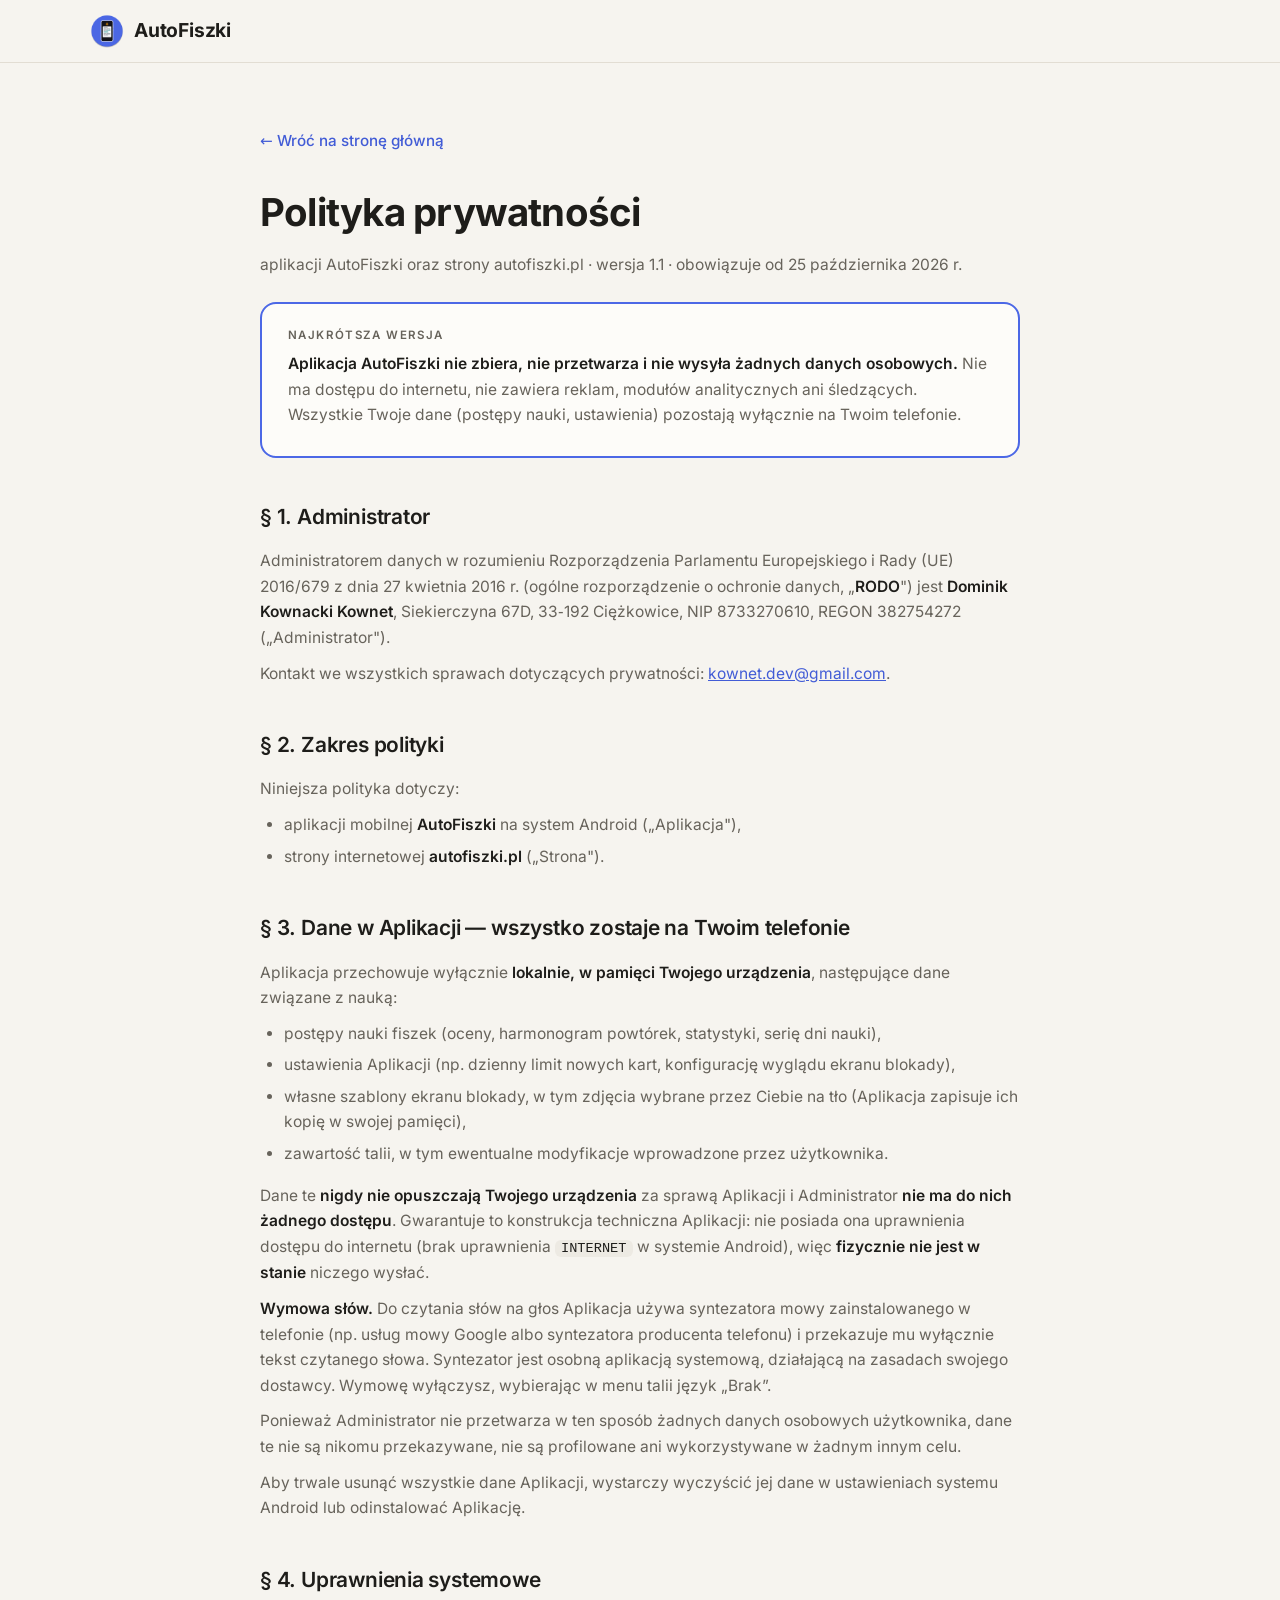
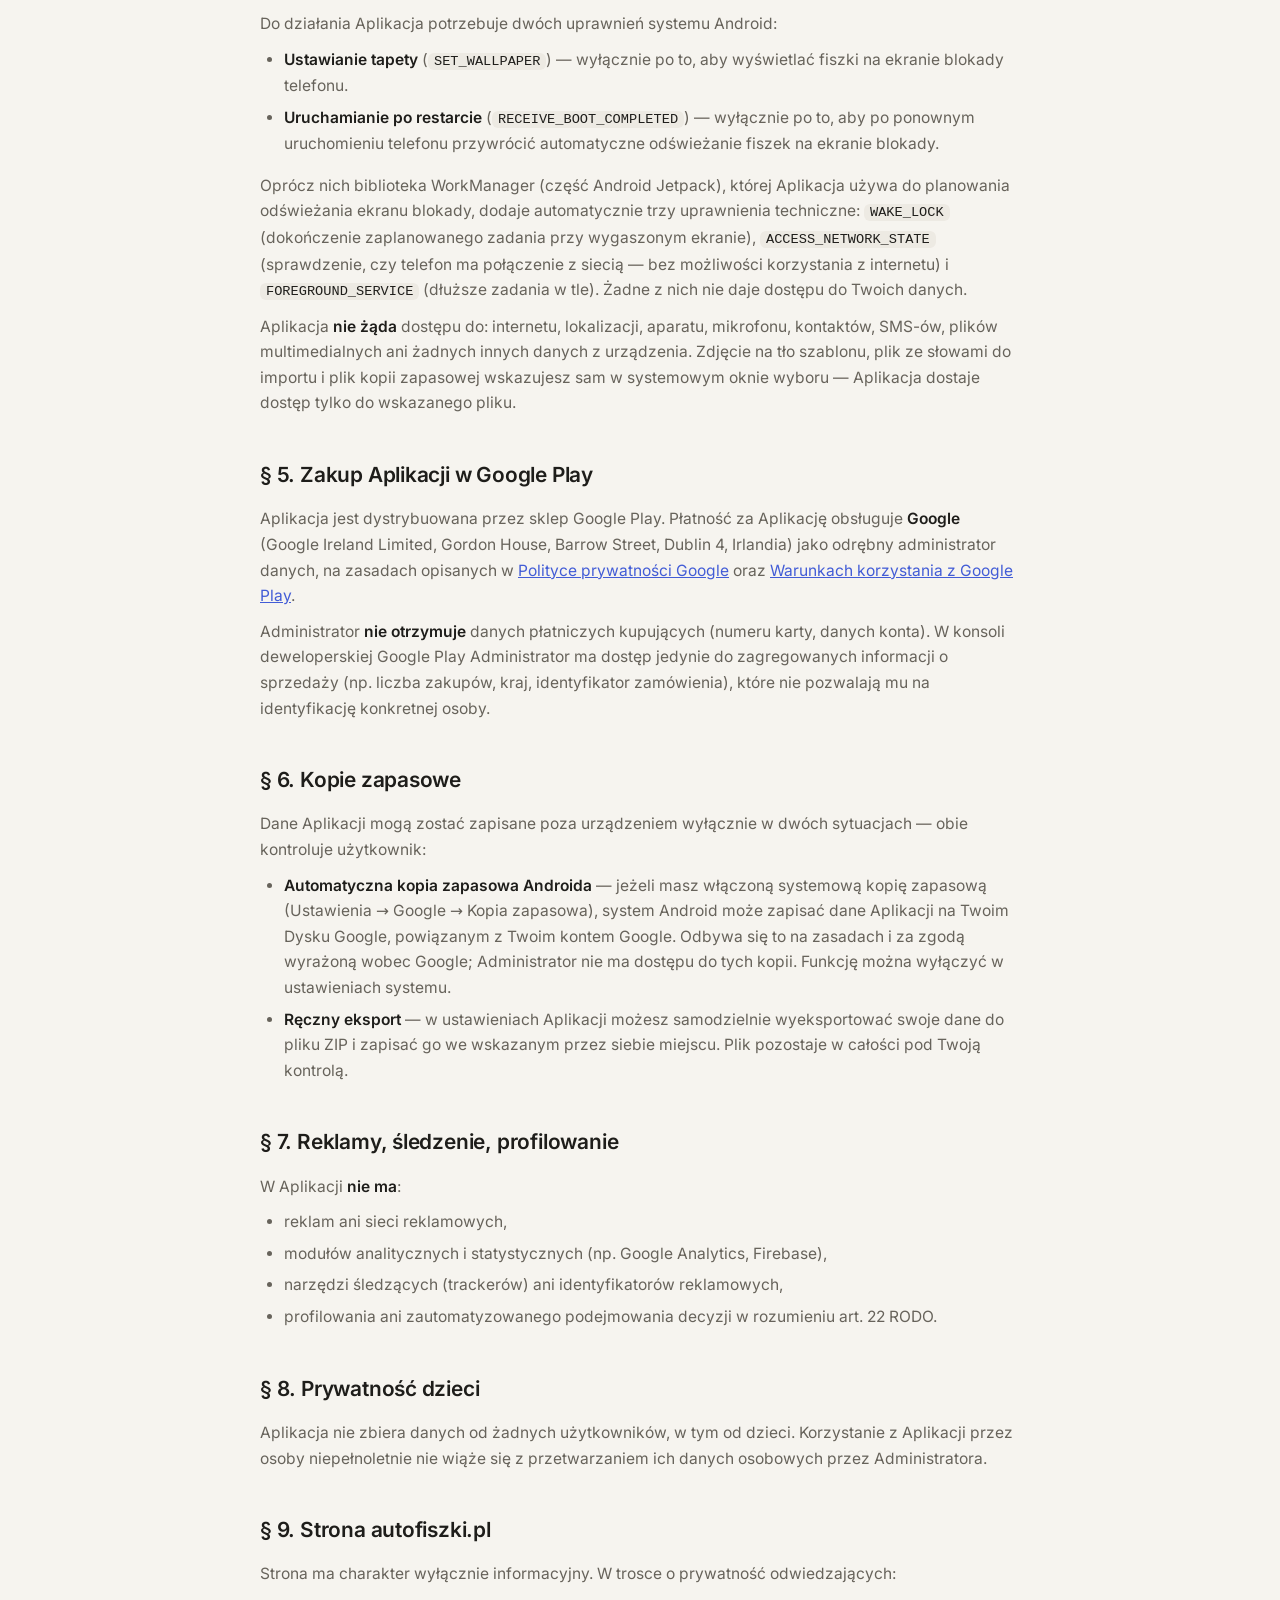
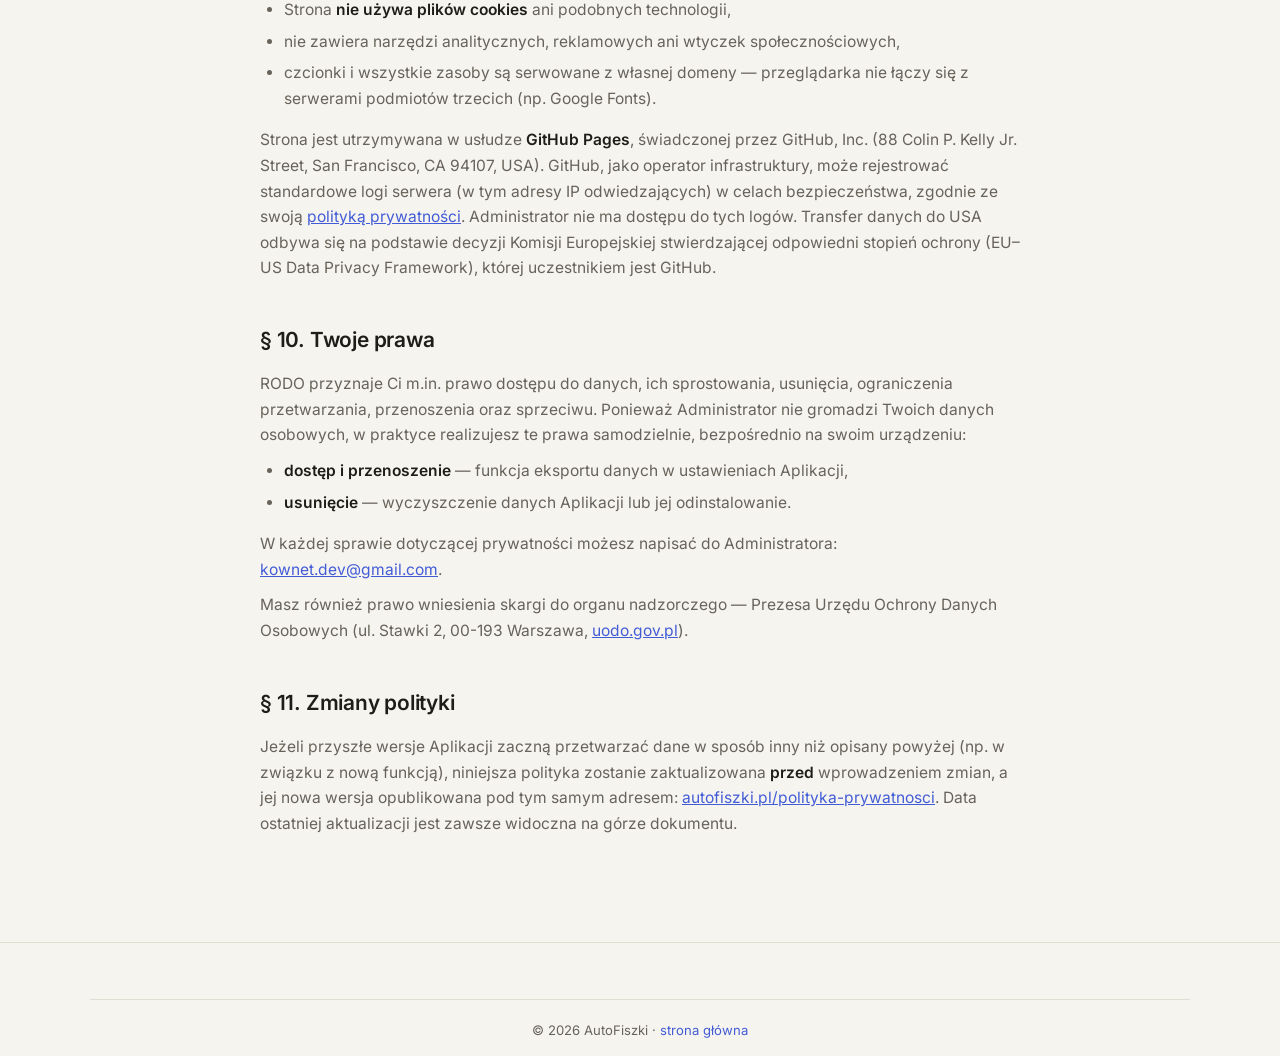
<file: polityka-prywatnosci/index.html>
<!DOCTYPE html>
<html lang="pl">
<head>
  <meta charset="UTF-8">
  <meta name="viewport" content="width=device-width, initial-scale=1.0">
  <title>Polityka prywatności — AutoFiszki</title>
  <meta name="description" content="Polityka prywatności aplikacji AutoFiszki oraz strony autofiszki.pl. Aplikacja nie zbiera, nie przetwarza i nie wysyła żadnych danych osobowych.">
  <meta name="theme-color" content="#f6f4ef" media="(prefers-color-scheme: light)">
  <meta name="theme-color" content="#121110" media="(prefers-color-scheme: dark)">
  <link rel="canonical" href="https://autofiszki.pl/polityka-prywatnosci/">
  <meta property="og:title" content="Polityka prywatności — AutoFiszki">
  <meta property="og:type" content="website">
  <meta property="og:url" content="https://autofiszki.pl/polityka-prywatnosci/">
  <meta property="og:locale" content="pl_PL">
  <link rel="icon" type="image/png" sizes="192x192" href="../img/icon-192.png">
  <link rel="apple-touch-icon" href="../img/icon-192.png">
  <link rel="stylesheet" href="../css/style.css">
</head>
<body>

  <header class="site-header">
    <nav class="nav container">
      <a href="../" class="nav-logo">
        <img class="logo-mark" src="../img/icon-play.webp" alt="Ikona AutoFiszki" width="34" height="34">
        AutoFiszki
      </a>
    </nav>
  </header>

  <main class="legal">
    <div class="container container-narrow">
      <a href="../" class="back-link">← Wróć na stronę główną</a>

      <h1>Polityka prywatności</h1>
      <p class="legal-meta">aplikacji AutoFiszki oraz strony autofiszki.pl · wersja 1.1 · obowiązuje od 25&nbsp;października&nbsp;2026&nbsp;r.</p>

      <div class="tldr">
        <p>Najkrótsza wersja</p>
        <p><strong>Aplikacja AutoFiszki nie zbiera, nie przetwarza i nie wysyła żadnych danych osobowych.</strong>
           Nie ma dostępu do internetu, nie zawiera reklam, modułów analitycznych ani śledzących.
           Wszystkie Twoje dane (postępy nauki, ustawienia) pozostają wyłącznie na Twoim telefonie.</p>
      </div>

      <h2>§ 1. Administrator</h2>
      <p>Administratorem danych w rozumieniu Rozporządzenia Parlamentu Europejskiego i Rady (UE) 2016/679
         z dnia 27 kwietnia 2016 r. (ogólne rozporządzenie o ochronie danych, „<strong>RODO</strong>")
         jest <strong>Dominik Kownacki Kownet</strong>, Siekierczyna 67D, 33‑192 Ciężkowice,
         NIP 8733270610, REGON 382754272 („Administrator").</p>
      <p>Kontakt we wszystkich sprawach dotyczących prywatności:
         <a href="mailto:kownet.dev@gmail.com">kownet.dev@gmail.com</a>.</p>

      <h2>§ 2. Zakres polityki</h2>
      <p>Niniejsza polityka dotyczy:</p>
      <ul>
        <li>aplikacji mobilnej <strong>AutoFiszki</strong> na system Android („Aplikacja"),</li>
        <li>strony internetowej <strong>autofiszki.pl</strong> („Strona").</li>
      </ul>

      <h2>§ 3. Dane w Aplikacji — wszystko zostaje na Twoim telefonie</h2>
      <p>Aplikacja przechowuje wyłącznie <strong>lokalnie, w pamięci Twojego urządzenia</strong>,
         następujące dane związane z nauką:</p>
      <ul>
        <li>postępy nauki fiszek (oceny, harmonogram powtórek, statystyki, serię dni nauki),</li>
        <li>ustawienia Aplikacji (np. dzienny limit nowych kart, konfigurację wyglądu ekranu blokady),</li>
        <li>własne szablony ekranu blokady, w tym zdjęcia wybrane przez Ciebie na tło
            (Aplikacja zapisuje ich kopię w swojej pamięci),</li>
        <li>zawartość talii, w tym ewentualne modyfikacje wprowadzone przez użytkownika.</li>
      </ul>
      <p>Dane te <strong>nigdy nie opuszczają Twojego urządzenia</strong> za sprawą Aplikacji i Administrator
         <strong>nie ma do nich żadnego dostępu</strong>. Gwarantuje to konstrukcja techniczna Aplikacji:
         nie posiada ona uprawnienia dostępu do internetu (brak uprawnienia
         <code>INTERNET</code> w systemie Android), więc <strong>fizycznie nie jest w stanie</strong> niczego wysłać.</p>
      <p><strong>Wymowa słów.</strong> Do czytania słów na głos Aplikacja używa syntezatora mowy
         zainstalowanego w telefonie (np. usług mowy Google albo syntezatora producenta telefonu)
         i przekazuje mu wyłącznie tekst czytanego słowa. Syntezator jest osobną aplikacją systemową,
         działającą na zasadach swojego dostawcy. Wymowę wyłączysz, wybierając w menu talii język „Brak”.</p>
      <p>Ponieważ Administrator nie przetwarza w ten sposób żadnych danych osobowych użytkownika,
         dane te nie są nikomu przekazywane, nie są profilowane ani wykorzystywane w żadnym innym celu.</p>
      <p>Aby trwale usunąć wszystkie dane Aplikacji, wystarczy wyczyścić jej dane w ustawieniach
         systemu Android lub odinstalować Aplikację.</p>

      <h2>§ 4. Uprawnienia systemowe</h2>
      <p>Do działania Aplikacja potrzebuje dwóch uprawnień systemu Android:</p>
      <ul>
        <li><strong>Ustawianie tapety</strong> (<code>SET_WALLPAPER</code>) — wyłącznie po to,
            aby wyświetlać fiszki na ekranie blokady telefonu.</li>
        <li><strong>Uruchamianie po restarcie</strong> (<code>RECEIVE_BOOT_COMPLETED</code>) —
            wyłącznie po to, aby po ponownym uruchomieniu telefonu przywrócić automatyczne
            odświeżanie fiszek na ekranie blokady.</li>
      </ul>
      <p>Oprócz nich biblioteka WorkManager (część Android Jetpack), której Aplikacja używa do planowania
         odświeżania ekranu blokady, dodaje automatycznie trzy uprawnienia techniczne:
         <code>WAKE_LOCK</code> (dokończenie zaplanowanego zadania przy wygaszonym ekranie),
         <code>ACCESS_NETWORK_STATE</code> (sprawdzenie, czy telefon ma połączenie z siecią — bez możliwości
         korzystania z internetu) i <code>FOREGROUND_SERVICE</code> (dłuższe zadania w tle).
         Żadne z nich nie daje dostępu do Twoich danych.</p>
      <p>Aplikacja <strong>nie żąda</strong> dostępu do: internetu, lokalizacji, aparatu, mikrofonu,
         kontaktów, SMS-ów, plików multimedialnych ani żadnych innych danych z urządzenia.
         Zdjęcie na tło szablonu, plik ze słowami do importu i plik kopii zapasowej wskazujesz sam
         w systemowym oknie wyboru — Aplikacja dostaje dostęp tylko do wskazanego pliku.</p>

      <h2>§ 5. Zakup Aplikacji w Google Play</h2>
      <p>Aplikacja jest dystrybuowana przez sklep Google Play. Płatność za Aplikację obsługuje
         <strong>Google</strong> (Google Ireland Limited, Gordon House, Barrow Street, Dublin 4, Irlandia)
         jako odrębny administrator danych, na zasadach opisanych w
         <a href="https://policies.google.com/privacy?hl=pl" rel="noopener">Polityce prywatności Google</a>
         oraz <a href="https://play.google.com/about/play-terms/" rel="noopener">Warunkach korzystania z Google Play</a>.</p>
      <p>Administrator <strong>nie otrzymuje</strong> danych płatniczych kupujących (numeru karty, danych konta).
         W konsoli deweloperskiej Google Play Administrator ma dostęp jedynie do zagregowanych informacji
         o sprzedaży (np. liczba zakupów, kraj, identyfikator zamówienia), które nie pozwalają mu
         na identyfikację konkretnej osoby.</p>

      <h2>§ 6. Kopie zapasowe</h2>
      <p>Dane Aplikacji mogą zostać zapisane poza urządzeniem wyłącznie w dwóch sytuacjach —
         obie kontroluje użytkownik:</p>
      <ul>
        <li><strong>Automatyczna kopia zapasowa Androida</strong> — jeżeli masz włączoną systemową
            kopię zapasową (Ustawienia → Google → Kopia zapasowa), system Android może zapisać dane
            Aplikacji na Twoim Dysku Google, powiązanym z Twoim kontem Google. Odbywa się to na zasadach
            i za zgodą wyrażoną wobec Google; Administrator nie ma dostępu do tych kopii.
            Funkcję można wyłączyć w ustawieniach systemu.</li>
        <li><strong>Ręczny eksport</strong> — w ustawieniach Aplikacji możesz samodzielnie wyeksportować
            swoje dane do pliku ZIP i zapisać go we wskazanym przez siebie miejscu. Plik pozostaje
            w całości pod Twoją kontrolą.</li>
      </ul>

      <h2>§ 7. Reklamy, śledzenie, profilowanie</h2>
      <p>W Aplikacji <strong>nie ma</strong>:</p>
      <ul>
        <li>reklam ani sieci reklamowych,</li>
        <li>modułów analitycznych i statystycznych (np. Google Analytics, Firebase),</li>
        <li>narzędzi śledzących (trackerów) ani identyfikatorów reklamowych,</li>
        <li>profilowania ani zautomatyzowanego podejmowania decyzji w rozumieniu art. 22 RODO.</li>
      </ul>

      <h2>§ 8. Prywatność dzieci</h2>
      <p>Aplikacja nie zbiera danych od żadnych użytkowników, w tym od dzieci. Korzystanie z Aplikacji
         przez osoby niepełnoletnie nie wiąże się z przetwarzaniem ich danych osobowych przez Administratora.</p>

      <h2>§ 9. Strona autofiszki.pl</h2>
      <p>Strona ma charakter wyłącznie informacyjny. W trosce o prywatność odwiedzających:</p>
      <ul>
        <li>Strona <strong>nie używa plików cookies</strong> ani podobnych technologii,</li>
        <li>nie zawiera narzędzi analitycznych, reklamowych ani wtyczek społecznościowych,</li>
        <li>czcionki i wszystkie zasoby są serwowane z własnej domeny — przeglądarka nie łączy się
            z serwerami podmiotów trzecich (np. Google Fonts).</li>
      </ul>
      <p>Strona jest utrzymywana w usłudze <strong>GitHub Pages</strong>, świadczonej przez GitHub, Inc.
         (88 Colin P. Kelly Jr. Street, San Francisco, CA 94107, USA). GitHub, jako operator infrastruktury,
         może rejestrować standardowe logi serwera (w tym adresy IP odwiedzających) w celach bezpieczeństwa,
         zgodnie ze swoją <a href="https://docs.github.com/en/site-policy/privacy-policies/github-general-privacy-statement" rel="noopener">polityką prywatności</a>.
         Administrator nie ma dostępu do tych logów. Transfer danych do USA odbywa się na podstawie
         decyzji Komisji Europejskiej stwierdzającej odpowiedni stopień ochrony (EU–US Data Privacy Framework),
         której uczestnikiem jest GitHub.</p>

      <h2>§ 10. Twoje prawa</h2>
      <p>RODO przyznaje Ci m.in. prawo dostępu do danych, ich sprostowania, usunięcia, ograniczenia
         przetwarzania, przenoszenia oraz sprzeciwu. Ponieważ Administrator nie gromadzi Twoich danych
         osobowych, w praktyce realizujesz te prawa samodzielnie, bezpośrednio na swoim urządzeniu:</p>
      <ul>
        <li><strong>dostęp i przenoszenie</strong> — funkcja eksportu danych w ustawieniach Aplikacji,</li>
        <li><strong>usunięcie</strong> — wyczyszczenie danych Aplikacji lub jej odinstalowanie.</li>
      </ul>
      <p>W każdej sprawie dotyczącej prywatności możesz napisać do Administratora:
         <a href="mailto:kownet.dev@gmail.com">kownet.dev@gmail.com</a>.</p>
      <p>Masz również prawo wniesienia skargi do organu nadzorczego — Prezesa Urzędu Ochrony Danych
         Osobowych (ul. Stawki 2, 00-193 Warszawa, <a href="https://uodo.gov.pl" rel="noopener">uodo.gov.pl</a>).</p>

      <h2>§ 11. Zmiany polityki</h2>
      <p>Jeżeli przyszłe wersje Aplikacji zaczną przetwarzać dane w sposób inny niż opisany powyżej
         (np. w związku z nową funkcją), niniejsza polityka zostanie zaktualizowana <strong>przed</strong>
         wprowadzeniem zmian, a jej nowa wersja opublikowana pod tym samym adresem:
         <a href="https://autofiszki.pl/polityka-prywatnosci/">autofiszki.pl/polityka-prywatnosci</a>.
         Data ostatniej aktualizacji jest zawsze widoczna na górze dokumentu.</p>
    </div>
  </main>

  <footer class="site-footer">
    <div class="container footer-bottom">
      <p>© 2026 AutoFiszki · <a href="../">strona główna</a></p>
    </div>
  </footer>

</body>
</html>
</file>
<file: css/style.css>
/* ===== AutoFiszki — landing page =====
   Ten sam język co aplikacja: papier i tusz, jeden akcent w kolorze tła ikony,
   karty z cienką linią zamiast cieni i gradientów, dużo powietrza. Układ asymetryczny:
   nagłówki od lewej, zrzuty na przemian z lewej i prawej. */

/* Font Inter hostowany lokalnie (bez zapytań do serwerów Google — RODO) */
@font-face {
  font-family: "Inter";
  font-style: normal;
  font-weight: 400 900;
  font-display: swap;
  src: url("../fonts/inter-latin-ext.woff2") format("woff2");
  unicode-range: U+0100-02BA, U+02BD-02C5, U+02C7-02CC, U+02CE-02D7, U+02DD-02FF,
    U+0304, U+0308, U+0329, U+1D00-1DBF, U+1E00-1E9F, U+1EF2-1EFF, U+2020,
    U+20A0-20AB, U+20AD-20C0, U+2113, U+2C60-2C7F, U+A720-A7FF;
}

@font-face {
  font-family: "Inter";
  font-style: normal;
  font-weight: 400 900;
  font-display: swap;
  src: url("../fonts/inter-latin.woff2") format("woff2");
  unicode-range: U+0000-00FF, U+0131, U+0152-0153, U+02BB-02BC, U+02C6, U+02DA,
    U+02DC, U+0304, U+0308, U+0329, U+2000-206F, U+20AC, U+2122, U+2191, U+2193,
    U+2212, U+2215, U+FEFF, U+FFFD;
}

/* Paleta jak w aplikacji (GlanceCard ui/theme/Color.kt). Jasny: papier washi, ciemny: tusz sumi. */
:root {
  color-scheme: light dark;
  --bg: #f6f4ef;
  --bg-alt: #f1eee8;
  --surface: #fdfcf9;
  --surface-variant: #edeae3;
  --line: #e2ddd3;
  --line-strong: #8f897e;
  --text: #1e1d1a;
  --text-dim: #67635b;
  --accent-fill: #4c68e6;      /* kolor tła ikony aplikacji: tylko wypełnienia */
  --accent-fill-hover: #3f5bd9;
  --on-accent: #ffffff;
  --accent-text: #425cd6;      /* ten sam odcień o ton ciemniej: drobny tekst i linki */
  --error: #b3261e;
  --radius: 16px;
  --radius-sm: 12px;
  --font: "Inter", system-ui, -apple-system, "Segoe UI", sans-serif;
  /* Obce słowa jak na fiszce w aplikacji: systemowy krój szeryfowy, nic nie pobieramy. */
  --font-serif: "Noto Serif", Georgia, "Times New Roman", serif;
}

@media (prefers-color-scheme: dark) {
  :root {
    --bg: #121110;
    --bg-alt: #171614;
    --surface: #1b1a18;
    --surface-variant: #25231f;
    --line: #34312c;
    --line-strong: #77726a;
    --text: #eae7e0;
    --text-dim: #a8a397;
    --accent-fill-hover: #5a75ea;
    --accent-text: #aab8ff;
    --error: #f2b8b0;
  }
}

* { margin: 0; padding: 0; box-sizing: border-box; }

html {
  scroll-behavior: smooth;
  scroll-padding-top: 84px; /* kotwice nie chowają się pod przyklejoną nawigacją */
}

body {
  font-family: var(--font);
  background: var(--bg);
  color: var(--text);
  line-height: 1.65;
  -webkit-font-smoothing: antialiased;
  overflow-x: hidden;
}

img, svg { display: block; }

::selection {
  background: rgba(76, 104, 230, 0.22);
  color: var(--text);
}

:focus-visible {
  outline: 2px solid var(--accent-text);
  outline-offset: 3px;
  border-radius: 6px;
}

.container {
  width: min(1100px, 92%);
  margin: 0 auto;
}

.container-narrow { width: min(760px, 92%); }

/* ===== Ikony (Tabler, obrys jak w aplikacji) ===== */
.icon {
  width: 22px;
  height: 22px;
  fill: none;
  stroke: currentColor;
  stroke-width: 1.75;
  stroke-linecap: round;
  stroke-linejoin: round;
  flex-shrink: 0;
}

.icon-check {
  width: 16px;
  height: 16px;
  fill: none;
  stroke: var(--accent-text);
  stroke-width: 2;
  stroke-linecap: round;
  stroke-linejoin: round;
  flex-shrink: 0;
}

/* ===== Przyciski ===== */
.btn {
  display: inline-flex;
  align-items: center;
  justify-content: center;
  gap: 10px;
  font-weight: 600;
  font-family: inherit;
  text-decoration: none;
  border-radius: var(--radius-sm);
  border: 1px solid transparent;
  transition: background 0.15s ease, border-color 0.15s ease;
  cursor: pointer;
}

.btn .icon { width: 20px; height: 20px; }

.btn:active { transform: scale(0.99); }

/* Jedna główna akcja: kolor logo, bez cieni i gradientów */
.btn-primary {
  background: var(--accent-fill);
  color: var(--on-accent);
}

.btn-primary:hover { background: var(--accent-fill-hover); }

/* Akcja drugorzędna: kartka z cienką linią */
.btn-ghost {
  color: var(--text);
  background: var(--surface);
  border-color: var(--line);
}

.btn-ghost:hover { border-color: var(--line-strong); }

/* Zapowiedź „Wkrótce w Google Play" — wygląda jak przycisk, ale nie jest klikalna */
.btn-soon {
  color: var(--text);
  border: 1px dashed var(--line-strong);
  background: var(--surface);
  cursor: default;
  user-select: none;
}

.btn-soon:active { transform: none; }

.btn-sm { padding: 8px 16px; font-size: 0.9rem; }
.btn-lg { padding: 15px 28px; font-size: 1.02rem; }
.btn-block { width: 100%; }

/* ===== Nagłówek / nawigacja ===== */
.site-header {
  position: sticky;
  top: 0;
  z-index: 100;
  background: var(--bg);
  border-bottom: 1px solid var(--line);
}

.nav {
  display: flex;
  align-items: center;
  justify-content: space-between;
  padding: 14px 0;
}

.nav-logo {
  display: flex;
  align-items: center;
  gap: 10px;
  font-size: 1.2rem;
  font-weight: 700;
  color: var(--text);
  text-decoration: none;
  letter-spacing: -0.01em;
}

.logo-mark {
  width: 34px;
  height: 34px;
  border-radius: 50%;
}

.nav-links {
  display: flex;
  align-items: center;
  gap: 28px;
  list-style: none;
}

.nav-links a:not(.btn) {
  color: var(--text-dim);
  text-decoration: none;
  font-weight: 500;
  font-size: 0.95rem;
  transition: color 0.15s ease;
}

.nav-links a:not(.btn):hover { color: var(--text); }

.nav-toggle {
  display: none;
  flex-direction: column;
  gap: 5px;
  background: none;
  border: none;
  padding: 8px;
  cursor: pointer;
}

.nav-toggle span {
  width: 22px;
  height: 1.75px;
  background: var(--text);
  border-radius: 2px;
}

/* ===== Podpis sekcji: mały, rozstrzelony — jak „AKTYWNA TALIA" w aplikacji ===== */
.label {
  font-size: 0.75rem;
  font-weight: 600;
  text-transform: uppercase;
  letter-spacing: 0.14em;
  color: var(--text-dim);
  margin-bottom: 16px;
}

/* ===== Góra strony ===== */
.hero { padding: 88px 0 96px; }

.hero-grid {
  display: grid;
  grid-template-columns: 1.2fr 0.8fr;
  align-items: center;
  gap: 64px;
}

.hero .label { margin-bottom: 22px; }

.hero h1 {
  font-size: clamp(2.2rem, 4.6vw, 3.5rem);
  font-weight: 700;
  line-height: 1.12;
  letter-spacing: -0.028em;
  margin-bottom: 24px;
  text-wrap: balance;
}

.hero-sub {
  font-size: 1.15rem;
  color: var(--text-dim);
  max-width: 32rem;
  margin-bottom: 36px;
  text-wrap: pretty;
}

.hero-sub strong { color: var(--text); font-weight: 600; }

.hero-cta {
  display: flex;
  flex-wrap: wrap;
  gap: 12px;
  margin-bottom: 28px;
}

/* Najważniejsze fakty jednym cichym zdaniem zamiast rzędu plakietek */
.hero-facts {
  font-size: 0.95rem;
  font-weight: 500;
  color: var(--text);
  margin-bottom: 4px;
}

.hero-facts span { white-space: nowrap; }

.hero-facts span:not(:last-child)::after {
  content: "·";
  color: var(--line-strong);
  padding: 0 2px 0 8px;
}

.hero-note {
  font-size: 0.85rem;
  color: var(--text-dim);
}

/* Telefon z tapetą na żywo: delikatnie się unosi */
.hero-demo {
  display: flex;
  flex-direction: column;
  align-items: center;
}

.phone {
  width: 290px;
  background: #121110;
  border-radius: 44px;
  border: 1px solid var(--line-strong);
  padding: 10px;
  animation: phone-float 6s ease-in-out infinite;
}

@keyframes phone-float {
  0%, 100% { transform: translateY(0) rotate(0.5deg); }
  50% { transform: translateY(-14px) rotate(-0.5deg); }
}

.phone .ls { border-radius: 34px; }

/* Przymiarka wyglądu: pięć próbek tła pod telefonem */
.tpl-picker {
  display: flex;
  gap: 12px;
  margin-top: 36px;
}

.tpl-swatch {
  width: 26px;
  height: 42px;
  border-radius: 7px;
  border: 1px solid var(--line);
  cursor: pointer;
  transition: transform 0.15s ease;
}

.tpl-swatch:hover { transform: translateY(-2px); }

.tpl-swatch[aria-pressed="true"] {
  outline: 2px solid var(--accent-fill);
  outline-offset: 3px;
}

.tpl-swatch[data-set-tpl="ivory"] { background: #faf7f2; }
.tpl-swatch[data-set-tpl="midnight"] { background: linear-gradient(180deg, #1b2735, #0b1016); }
.tpl-swatch[data-set-tpl="sunset"] { background: linear-gradient(180deg, #ff7e5f, #feb47b); }
.tpl-swatch[data-set-tpl="washi"] { background: linear-gradient(135deg, #f3efe6 62%, #9c4a36 62% 70%, #f3efe6 70%); }
.tpl-swatch[data-set-tpl="digital_rain"] {
  background:
    linear-gradient(180deg, transparent 8%, rgba(0, 255, 65, 0.9) 58%, transparent 60%) 30% 0 / 3px 100% no-repeat,
    linear-gradient(180deg, transparent 30%, rgba(0, 255, 65, 0.9) 84%, transparent 86%) 70% 0 / 3px 100% no-repeat,
    #020803;
}

.tpl-name {
  margin-top: 14px;
  font-size: 0.85rem;
  color: var(--text-dim);
}

.tpl-name span { color: var(--text); font-weight: 500; }

/* ===== Tapeta ekranu blokady =====
   Odwzorowanie TemplateRenderer.kt: pozycje i rozmiary to ułamki szerokości/wysokości ekranu,
   tekst zawija się na 78% szerokości, kotwica w pionie to środek bloku tekstu. */
.ls {
  --ls-font: Roboto, "Inter", system-ui, sans-serif;
  --w-x: 0.5;  --w-y: 0.42; --w-s: 0.1;   --w-wt: 700; --w-st: normal; --w-al: center; --w-off: 39cqw;
  --p-x: 0.5;  --p-y: 0.5;  --p-s: 0.055; --p-wt: 400; --p-st: italic; --p-al: center; --p-off: 39cqw;
  --t-x: 0.5;  --t-y: 0.7;  --t-s: 0.075; --t-wt: 400; --t-st: normal; --t-al: center; --t-off: 39cqw;

  position: relative;
  display: block;
  width: 100%;
  aspect-ratio: 9 / 20;
  container-type: size;
  overflow: hidden;
  background: var(--ls-bg);
  font-family: var(--ls-font);
  user-select: none;
}

.ls-mini {
  border-radius: 16px;
  border: 1px solid var(--line);
}

.ls-text {
  position: absolute;
  inset: 0;
  transition: opacity 0.35s ease;
}

.ls-text.is-swapping { opacity: 0; }

.ls-word, .ls-ipa, .ls-tr {
  position: absolute;
  display: block;
  width: 78cqw;
  line-height: 1.1;
  transform: translateY(-50%);
  overflow-wrap: break-word;
}

.ls-word {
  left: calc(var(--w-x) * 100cqw - var(--w-off));
  top: calc(var(--w-y) * 100cqh);
  font-size: calc(var(--w-s) * 100cqw);
  font-weight: var(--w-wt);
  font-style: var(--w-st);
  text-align: var(--w-al);
  color: var(--w-c);
}

.ls-ipa {
  left: calc(var(--p-x) * 100cqw - var(--p-off));
  top: calc(var(--p-y) * 100cqh);
  font-size: calc(var(--p-s) * 100cqw);
  font-weight: var(--p-wt);
  font-style: var(--p-st);
  text-align: var(--p-al);
  color: var(--p-c);
}

.ls-tr {
  left: calc(var(--t-x) * 100cqw - var(--t-off));
  top: calc(var(--t-y) * 100cqh);
  font-size: calc(var(--t-s) * 100cqw);
  font-weight: var(--t-wt);
  font-style: var(--t-st);
  text-align: var(--t-al);
  color: var(--t-c);
}

.ls-ipa[hidden] { display: none; }

/* Zegar rysuje telefon, nie aplikacja — tu tylko dla wrażenia prawdziwego ekranu blokady */
.ls-clock {
  position: absolute;
  inset: 0 0 auto;
  height: 34cqh;
  color: var(--ls-clock);
  font-family: Roboto, "Inter", system-ui, sans-serif;
  pointer-events: none;
}

.ls-lock, .ls-time, .ls-date {
  position: absolute;
  left: 50%;
  transform: translate(-50%, -50%);
  white-space: nowrap;
}

.ls-lock {
  top: 8cqh;
  width: 5.5cqw;
  height: 5.5cqw;
  fill: none;
  stroke: currentColor;
  stroke-width: 2;
  stroke-linecap: round;
  stroke-linejoin: round;
}

.ls-time {
  top: 20cqh;
  font-size: 17cqw;
  font-weight: 400;
  letter-spacing: -0.01em;
  line-height: 1;
  font-variant-numeric: tabular-nums;
}

.ls-date {
  top: 27.5cqh;
  font-size: 3.8cqw;
  opacity: 0.9;
}

/* Pięć wbudowanych szablonów (TemplatePresets.kt) */
.ls[data-tpl="ivory"] {
  --ls-bg: #faf7f2;
  --ls-clock: rgba(30, 29, 26, 0.82);
  --w-c: #1a1a1a; --p-c: #9a8f80; --t-c: #3d3a36;
}

.ls[data-tpl="midnight"] {
  --ls-bg: linear-gradient(180deg, #1b2735, #0b1016);
  --ls-clock: #fff;
  --w-c: #f2f2f2; --p-c: #8fa3bf; --t-c: #e8c07d;
}

.ls[data-tpl="sunset"] {
  --ls-bg: linear-gradient(180deg, #ff7e5f, #feb47b);
  --ls-clock: #fff;
  --w-c: #4a2c2a; --p-c: #6b3f38; --t-c: #4a2c2a;
}

/* Tusz i papier: słowo z lewej w dolnej połowie, tłumaczenie w przeciwnym rogu */
.ls[data-tpl="washi"] {
  --ls-bg: #f3efe6;
  --ls-clock: rgba(35, 33, 30, 0.82);
  --w-x: 0.12; --w-y: 0.5;  --w-s: 0.09;  --w-wt: 400; --w-al: left;  --w-off: 0cqw;  --w-c: #23211e;
  --p-x: 0.12; --p-y: 0.57; --p-s: 0.045; --p-st: normal; --p-al: left;  --p-off: 0cqw;  --p-c: #8a8277;
  --t-x: 0.88; --t-y: 0.74; --t-s: 0.06;  --t-al: right; --t-off: 78cqw; --t-c: #9c4a36;
}

/* Cyfrowy deszcz: spadający zielony kod jak w DigitalRainDecoration.kt. Obraz generuje
   GlanceCard/tools/build_digital_rain_svg.py z tego samego ziarna co aplikacja. */
.ls[data-tpl="digital_rain"] {
  --ls-font: ui-monospace, "Cascadia Mono", Consolas, "Roboto Mono", monospace;
  --ls-clock: #fff;
  --w-c: #00ff41;
  --p-s: 0.05; --p-c: #6fcf87;
  --t-y: 0.62; --t-s: 0.065; --t-c: #d9ffe0;
  background: url("../img/cyfrowy-deszcz.svg") center / 100% 100% no-repeat, #020803;
}

/* ===== Sekcje ===== */
.section { padding: 120px 0; }
.section-tight { padding: 88px 0; }

.section-alt {
  background: var(--bg-alt);
  border-top: 1px solid var(--line);
  border-bottom: 1px solid var(--line);
}

.section-title {
  font-size: clamp(1.75rem, 3.2vw, 2.5rem);
  font-weight: 700;
  line-height: 1.18;
  letter-spacing: -0.022em;
  max-width: 40rem;
  margin-bottom: 56px;
  text-wrap: balance;
}

.section-sub {
  color: var(--text-dim);
  font-size: 1.06rem;
  max-width: 38rem;
  margin: -36px 0 48px;
  text-wrap: pretty;
}

/* ===== Jeden dzień: pięć ekranów blokady ===== */
.day {
  list-style: none;
  display: grid;
  grid-template-columns: repeat(5, 1fr);
  gap: 22px;
  margin-bottom: 72px;
}

/* Lekki schodek: każdy kolejny ekran trochę niżej, jak upływ dnia */
.day-item:nth-child(2) { margin-top: 18px; }
.day-item:nth-child(3) { margin-top: 36px; }
.day-item:nth-child(4) { margin-top: 18px; }

.day-caption {
  margin-top: 14px;
  font-size: 0.88rem;
  color: var(--text-dim);
}

.day-caption span {
  color: var(--text);
  font-weight: 600;
  font-variant-numeric: tabular-nums;
  margin-right: 6px;
}

/* ===== Krótkie notki: ikona, tytuł, jedno zdanie, linia nad spodem ===== */
.notes {
  display: grid;
  grid-template-columns: repeat(3, 1fr);
  gap: 40px;
}

.extras {
  display: grid;
  grid-template-columns: repeat(4, 1fr);
  gap: 36px;
}

.note, .extra {
  border-top: 1px solid var(--line-strong);
  padding-top: 22px;
}

.note .icon, .extra .icon { margin-bottom: 16px; }

.note h3, .extra h3 { font-size: 1.02rem; font-weight: 600; margin-bottom: 6px; }

.note p, .extra p { color: var(--text-dim); font-size: 0.93rem; text-wrap: pretty; }

/* ===== Sceny: zrzut aplikacji + krótki opis ===== */
.scene {
  display: grid;
  grid-template-columns: 300px minmax(0, 1fr);
  gap: clamp(48px, 9vw, 120px);
  align-items: center;
}

.scene-flip { grid-template-columns: minmax(0, 1fr) 300px; }
.scene-flip .shot { order: 2; }

.scene-sub { margin-top: 112px; }

.shot img {
  width: 100%;
  height: auto;
  border-radius: 28px;
  border: 1px solid var(--line);
  background: var(--surface);
}

.scene-copy { max-width: 30rem; }

.scene-title {
  font-size: clamp(1.75rem, 3.2vw, 2.5rem);
  font-weight: 700;
  line-height: 1.18;
  letter-spacing: -0.022em;
  margin-bottom: 18px;
  text-wrap: balance;
}

.scene-lead {
  color: var(--text-dim);
  font-size: 1.08rem;
  margin-bottom: 32px;
  text-wrap: pretty;
}

.scene-lead strong { color: var(--text); font-weight: 600; }

.facts { list-style: none; }

.facts li {
  display: flex;
  align-items: center;
  gap: 16px;
  padding: 14px 0;
  border-top: 1px solid var(--line);
  font-size: 0.98rem;
}

.facts li:last-child { border-bottom: 1px solid var(--line); }

/* ===== Szablony: rząd pięciu miniatur jak siatka w aplikacji ===== */
.tpl-row {
  display: grid;
  grid-template-columns: repeat(5, 1fr);
  gap: 20px;
}

.tpl-card {
  display: block;
  background: none;
  border: none;
  font: inherit;
  color: inherit;
  text-align: left;
  cursor: pointer;
}

.tpl-card .ls-mini { transition: border-color 0.15s ease; }

.tpl-card:hover .ls-mini { border-color: var(--line-strong); }

/* Wybrany: ramka w kolorze logo, jak wybrany szablon w aplikacji */
.tpl-card[aria-pressed="true"] .ls-mini {
  border-color: var(--accent-fill);
  box-shadow: 0 0 0 1px var(--accent-fill);
}

.tpl-card-name {
  display: block;
  margin-top: 12px;
  font-size: 0.92rem;
  color: var(--text-dim);
}

.tpl-card[aria-pressed="true"] .tpl-card-name { color: var(--text); font-weight: 600; }

/* ===== Talie: każda w osobnej karcie, jak ekran talii w aplikacji ===== */
.decks {
  list-style: none;
  display: grid;
  grid-template-columns: repeat(2, 1fr);
  gap: 12px;
}

.deck {
  display: flex;
  align-items: center;
  justify-content: space-between;
  gap: 20px;
  padding: 18px 24px;
  background: var(--surface);
  border: 1px solid var(--line);
  border-radius: var(--radius);
}

.deck-name { font-weight: 600; font-size: 1.02rem; }

.deck-name small {
  display: block;
  font-size: 0.85rem;
  font-weight: 400;
  color: var(--text-dim);
}

.deck-count {
  color: var(--text-dim);
  white-space: nowrap;
  font-variant-numeric: tabular-nums;
}

/* ===== Cennik ===== */
.pricing {
  display: grid;
  grid-template-columns: 1.15fr 0.85fr;
  gap: clamp(48px, 8vw, 104px);
  align-items: center;
}

/* Jedyna wyróżniona kartka na stronie: obwódka w kolorze logo, jak aktywna talia */
.pricing-card {
  background: var(--surface);
  border: 2px solid var(--accent-fill);
  border-radius: 20px;
  padding: 40px 34px 32px;
}

.pricing-price {
  font-size: 3.2rem;
  font-weight: 700;
  line-height: 1.1;
  letter-spacing: -0.03em;
  font-variant-numeric: tabular-nums;
}

.pricing-period {
  color: var(--text-dim);
  margin: 6px 0 28px;
}

.pricing-list {
  list-style: none;
  margin-bottom: 30px;
  display: flex;
  flex-direction: column;
  gap: 11px;
  font-size: 0.97rem;
}

.pricing-list li {
  display: flex;
  align-items: center;
  gap: 11px;
}

.pricing-note {
  margin-top: 16px;
  font-size: 0.85rem;
  color: var(--text-dim);
  text-align: center;
}

.compare-table {
  background: var(--surface);
  border: 1px solid var(--line);
  border-radius: var(--radius);
  overflow: hidden;
}

.compare-row {
  display: grid;
  grid-template-columns: 1.6fr 1fr 1fr;
  padding: 13px 18px;
  font-size: 0.92rem;
  border-bottom: 1px solid var(--line);
  align-items: center;
}

.compare-row:last-child { border-bottom: none; }

.compare-head {
  font-size: 0.72rem;
  font-weight: 600;
  text-transform: uppercase;
  letter-spacing: 0.1em;
  color: var(--text-dim);
}

.compare-row .good { color: var(--accent-text); font-weight: 600; }
.compare-row .bad { color: var(--error); }

/* ===== FAQ ===== */
.faq {
  display: flex;
  flex-direction: column;
  gap: 10px;
}

.faq details {
  background: var(--surface);
  border: 1px solid var(--line);
  border-radius: var(--radius);
  overflow: hidden;
  transition: border-color 0.2s ease;
}

.faq details[open] { border-color: var(--line-strong); }

.faq summary {
  padding: 20px 24px;
  font-weight: 600;
  cursor: pointer;
  list-style: none;
  position: relative;
  padding-right: 52px;
}

.faq summary::-webkit-details-marker { display: none; }

.faq summary::after {
  content: "+";
  position: absolute;
  right: 24px;
  top: 50%;
  transform: translateY(-50%);
  font-size: 1.35rem;
  font-weight: 300;
  color: var(--text-dim);
  transition: transform 0.2s ease;
}

.faq details[open] summary::after { transform: translateY(-50%) rotate(45deg); }

.faq details p {
  padding: 0 24px 20px;
  color: var(--text-dim);
  font-size: 0.95rem;
}

/* ===== Koniec strony: jedno zdanie, cicho ===== */
.final-cta {
  padding: 128px 0;
  text-align: center;
  background: var(--bg-alt);
  border-top: 1px solid var(--line);
}

.final-cta h2 {
  font-size: clamp(1.6rem, 3vw, 2.2rem);
  font-weight: 700;
  letter-spacing: -0.02em;
  max-width: 44rem;
  margin: 0 auto 12px;
  text-wrap: balance;
}

.final-cta p {
  color: var(--text-dim);
  font-size: 1.12rem;
  margin-bottom: 34px;
}

/* ===== Stopka ===== */
.site-footer {
  border-top: 1px solid var(--line);
  padding: 56px 0 0;
  background: var(--bg);
}

.footer-grid {
  display: grid;
  grid-template-columns: 1.2fr 0.8fr 1.4fr;
  gap: 40px;
  padding-bottom: 40px;
}

.footer-logo { font-weight: 700; font-size: 1.15rem; margin-bottom: 8px; }

.footer-tag { color: var(--text-dim); font-size: 0.9rem; }

.site-footer h4 {
  font-size: 0.72rem;
  font-weight: 600;
  text-transform: uppercase;
  letter-spacing: 0.14em;
  color: var(--text-dim);
  margin-bottom: 10px;
}

.footer-h4-gap { margin-top: 20px; }

.site-footer a { color: var(--accent-text); text-decoration: none; }

.site-footer a:hover { text-decoration: underline; }

.footer-small { font-size: 0.8rem; color: var(--text-dim); }

.footer-bottom {
  border-top: 1px solid var(--line);
  padding: 20px 0;
  font-size: 0.82rem;
  color: var(--text-dim);
  text-align: center;
}

/* ===== Podstrony prawne (polityka prywatności) ===== */
.legal { padding: 64px 0 96px; }

.legal h1 {
  font-size: clamp(1.8rem, 3.4vw, 2.4rem);
  font-weight: 700;
  letter-spacing: -0.02em;
  margin-bottom: 8px;
}

.legal-meta {
  color: var(--text-dim);
  font-size: 0.9rem;
  margin-bottom: 36px;
}

.legal h2 {
  font-size: 1.3rem;
  font-weight: 600;
  margin: 42px 0 14px;
  letter-spacing: -0.01em;
}

.legal p, .legal li {
  color: var(--text-dim);
  font-size: 0.97rem;
  margin-bottom: 10px;
}

.legal strong { color: var(--text); font-weight: 600; }

.legal ul, .legal ol {
  padding-left: 24px;
  margin: 10px 0 16px;
}

.legal li { margin-bottom: 6px; }

.legal a { color: var(--accent-text); }

.legal code {
  font-family: Consolas, Menlo, monospace;
  font-size: 0.88em;
  background: var(--surface-variant);
  border-radius: 6px;
  padding: 1px 6px;
  color: var(--text);
}

.legal .tldr {
  background: var(--surface);
  border: 2px solid var(--accent-fill);
  border-radius: var(--radius);
  padding: 22px 26px;
  margin: 24px 0 8px;
}

.legal .tldr p { margin-bottom: 6px; }

.legal .tldr p:first-child {
  color: var(--text-dim);
  font-weight: 600;
  text-transform: uppercase;
  letter-spacing: 0.12em;
  font-size: 0.72rem;
}

.back-link {
  display: inline-block;
  margin-bottom: 28px;
  color: var(--accent-text);
  text-decoration: none;
  font-weight: 500;
  font-size: 0.95rem;
}

.back-link:hover { text-decoration: underline; }

/* ===== Animacje wejścia: łagodne, bez podskakiwania ===== */
.reveal {
  opacity: 0;
  transform: translateY(12px);
  transition: opacity 0.5s ease, transform 0.5s ease;
}

.reveal.visible {
  opacity: 1;
  transform: translateY(0);
}

@media (prefers-reduced-motion: reduce) {
  html { scroll-behavior: auto; }
  .reveal { opacity: 1; transform: none; transition: none; }
  .phone { animation: none; }
  .ls-text { transition: none; }
}

/* ===== Responsywność ===== */
@media (max-width: 960px) {
  .hero { padding: 56px 0 72px; }
  .hero-grid { grid-template-columns: 1fr; gap: 56px; }

  /* Przewijane w bok rzędy: ekrany dnia i miniatury szablonów */
  .day, .tpl-row {
    display: flex;
    overflow-x: auto;
    scroll-snap-type: x mandatory;
    scrollbar-width: none;
    margin-right: -4.5vw;
    padding-right: 4.5vw;
    padding-bottom: 6px;
  }

  .day::-webkit-scrollbar, .tpl-row::-webkit-scrollbar { display: none; }

  .day-item, .tpl-card {
    flex: 0 0 150px;
    scroll-snap-align: start;
  }

  .day-item:nth-child(n) { margin-top: 0; }

  .day { margin-bottom: 56px; }

  .notes { grid-template-columns: 1fr; gap: 28px; }
  .extras { grid-template-columns: repeat(2, 1fr); }

  /* Na wąskim ekranie najpierw podpis i nagłówek, potem zrzut, który opisują */
  .scene, .scene-flip { grid-template-columns: 1fr; gap: 44px; }
  .scene .shot { order: 2; }
  .shot { width: min(270px, 78%); margin: 0 auto; }
  .scene-copy { max-width: none; }
  .scene-sub { margin-top: 88px; }

  .pricing { grid-template-columns: 1fr; }
  .footer-grid { grid-template-columns: 1fr; gap: 28px; }
}

@media (max-width: 720px) {
  .nav-toggle { display: flex; }

  .nav-links {
    position: absolute;
    top: 100%;
    left: 0;
    right: 0;
    flex-direction: column;
    align-items: stretch;
    gap: 0;
    background: var(--bg);
    border-bottom: 1px solid var(--line);
    padding: 10px 4%;
    display: none;
  }

  .nav-links.open { display: flex; }

  .nav-links li { padding: 10px 0; }

  .nav-links .btn { justify-content: center; margin-top: 6px; }

  .hero-cta .btn { width: 100%; }

  .section { padding: 80px 0; }
  .section-tight { padding: 64px 0; }
  .section-title { margin-bottom: 40px; }
  .section-sub { margin: -24px 0 36px; }

  .final-cta { padding: 88px 0; }

  .phone { width: 260px; }

  .decks { grid-template-columns: 1fr; }
  .deck { padding: 16px 20px; }
}

@media (max-width: 520px) {
  .extras { grid-template-columns: 1fr; gap: 28px; }
  .pricing-card { padding: 32px 24px 26px; }
  .compare-row {
    grid-template-columns: 1.3fr 1fr 1fr;
    column-gap: 10px;
    padding: 12px 14px;
    font-size: 0.86rem;
  }
  .compare-head { font-size: 0.66rem; letter-spacing: 0.06em; }
}
</file>
